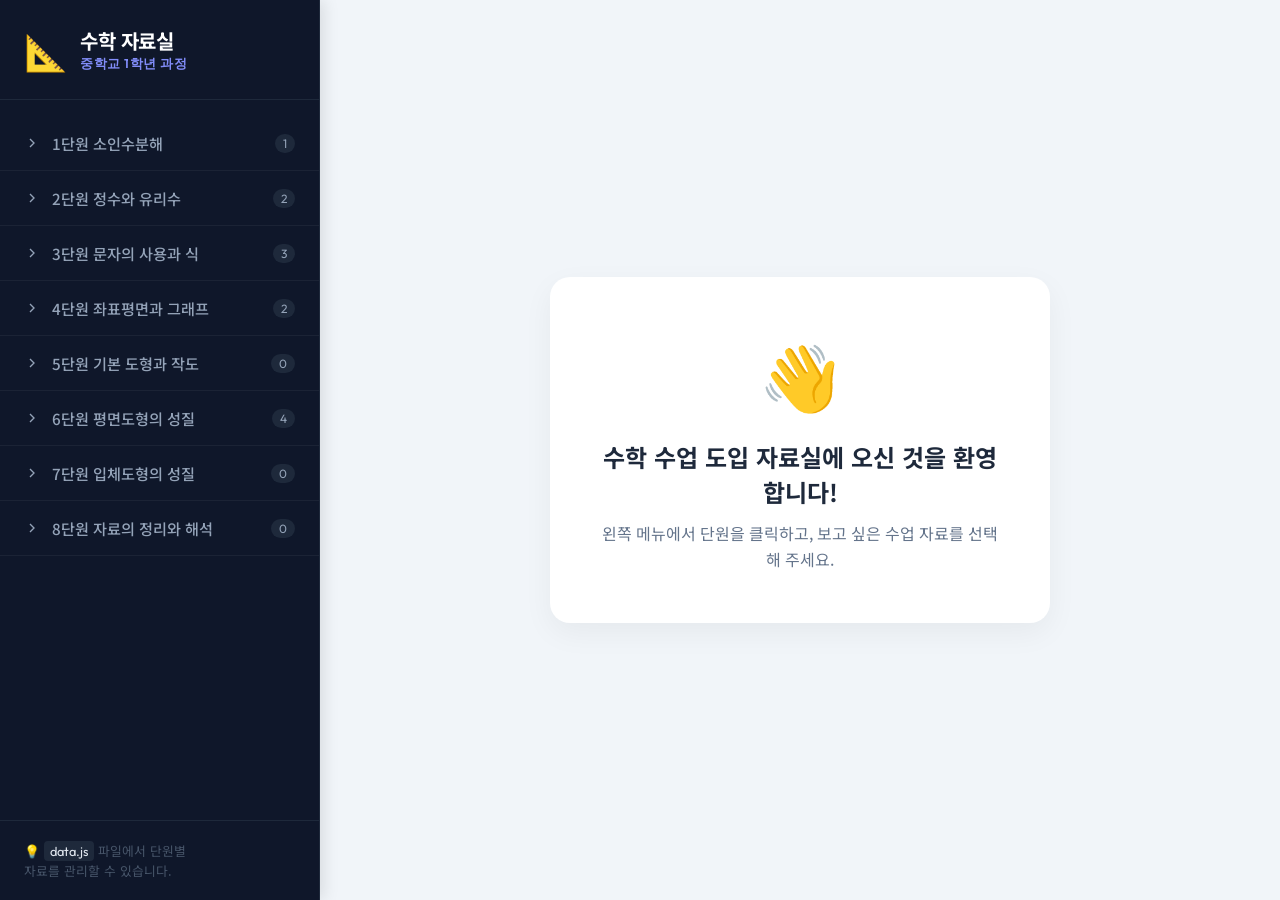
<file: index.html>
<!DOCTYPE html>
<html lang="ko">
<head>
  <meta charset="UTF-8">
  <meta name="viewport" content="width=device-width, initial-scale=1.0">
  <title>📐 중학교 1학년 수학 도입 자료실</title>
  <link rel="preconnect" href="https://fonts.googleapis.com">
  <link rel="preconnect" href="https://fonts.gstatic.com" crossorigin>
  <link href="https://fonts.googleapis.com/css2?family=Noto+Sans+KR:wght@300;400;500;700&family=Outfit:wght@400;600;700&display=swap" rel="stylesheet">
  <link rel="stylesheet" href="style.css">
</head>
<body>
  
  <!-- 좌측 사이드바 -->
  <aside class="sidebar">
    <div class="sidebar-header">
      <span class="logo-emoji">📐</span>
      <div>
        <h1 class="logo-title">수학 자료실</h1>
        <p class="logo-subtitle">중학교 1학년 과정</p>
      </div>
    </div>

    <!-- 단원 목록이 렌더링될 영역 -->
    <nav class="unit-menu" id="unit-menu">
      <!-- JS로 생성됨 -->
    </nav>
    
    <div class="sidebar-footer">
      <p>💡 <code>data.js</code> 파일에서 단원별<br>자료를 관리할 수 있습니다.</p>
    </div>
  </aside>

  <!-- 우측 메인 뷰어 -->
  <main class="main-content">
    
    <!-- 초기 환영 메시지 (자료를 선택하기 전에 보임) -->
    <div class="welcome-screen" id="welcome-screen">
      <div class="welcome-box">
        <span class="welcome-emoji">👋</span>
        <h2>수학 수업 도입 자료실에 오신 것을 환영합니다!</h2>
        <p>왼쪽 메뉴에서 단원을 클릭하고, 보고 싶은 수업 자료를 선택해 주세요.</p>
      </div>
    </div>

    <!-- 선택한 HTML 자료가 렌더링될 Iframe -->
    <iframe id="viewer" src="" frameborder="0" style="display: none;"></iframe>

  </main>

  <!-- 데이터 및 제어 스크립트 로드 -->
  <script src="data.js"></script>
  <script>
    document.addEventListener('DOMContentLoaded', () => {
      const menuContainer = document.getElementById('unit-menu');
      const viewer = document.getElementById('viewer');
      const welcomeScreen = document.getElementById('welcome-screen');

      // data.js에서 정의한 mathData 객체 불러오기
      const data = window.mathData || {};

      // 단원별 아코디언 메뉴 생성
      for (const [unitName, materials] of Object.entries(data)) {
        
        // 1. 단원 헤더 생성 (클릭 시 아코디언 열림/닫힘)
        const unitSection = document.createElement('div');
        unitSection.className = 'unit-section';

        const unitHeader = document.createElement('div');
        unitHeader.className = 'unit-header';
        
        // 화살표 아이콘과 단원명
        unitHeader.innerHTML = `
          <svg class="chevron" xmlns="http://www.w3.org/2000/svg" viewBox="0 0 24 24" fill="none" stroke="currentColor" stroke-width="2"><polyline points="9 18 15 12 9 6"></polyline></svg>
          <span class="unit-title">${unitName}</span>
          <span class="item-count">${materials.length}</span>
        `;

        // 2. 단원 내 자료 목록 리스트 생성
        const materialList = document.createElement('ul');
        materialList.className = 'material-list';
        
        // 자료가 없을 경우 빈 안내 문구 추가
        if (materials.length === 0) {
          materialList.innerHTML = `<li class="empty-item">추가된 자료가 없습니다.</li>`;
        } else {
          // 자료가 있을 경우 리스트 생성
          materials.forEach(item => {
            const listItem = document.createElement('li');
            listItem.className = 'material-item';
            listItem.innerHTML = `
              <svg class="file-icon" xmlns="http://www.w3.org/2000/svg" viewBox="0 0 24 24" fill="none" stroke="currentColor" stroke-width="2"><path d="M13 2H6a2 2 0 0 0-2 2v16a2 2 0 0 0 2 2h12a2 2 0 0 0 2-2V9z"></path><polyline points="13 2 13 9 20 9"></polyline></svg>
              <span>${item.title}</span>
            `;
            
            // 자료 항목 클릭 시 Iframe 뷰어 갱신
            listItem.addEventListener('click', (e) => {
              e.stopPropagation(); // 상위 이벤트 전파 차단
              
              // 모든 아이템 선택 해제 후 현재 아이템 활성화
              document.querySelectorAll('.material-item').forEach(el => el.classList.remove('active'));
              listItem.classList.add('active');

              // 환영 메시지 숨기고 Iframe 보이기
              welcomeScreen.style.display = 'none';
              viewer.style.display = 'block';
              
              // Iframe 경로 변경 (실행)
              viewer.src = item.file;
            });

            materialList.appendChild(listItem);
          });
        }

        // 아코디언 토글 로직
        unitHeader.addEventListener('click', () => {
          const isOpen = unitSection.classList.contains('open');
          
          // (선택 사항) 다른 아코디언을 모두 닫고 싶다면 아래 코드 활성화
          // document.querySelectorAll('.unit-section').forEach(el => el.classList.remove('open'));

          if (isOpen) {
            unitSection.classList.remove('open');
          } else {
            unitSection.classList.add('open');
          }
        });

        unitSection.appendChild(unitHeader);
        unitSection.appendChild(materialList);
        menuContainer.appendChild(unitSection);
      }
    });
  </script>
</body>
</html>
</file>
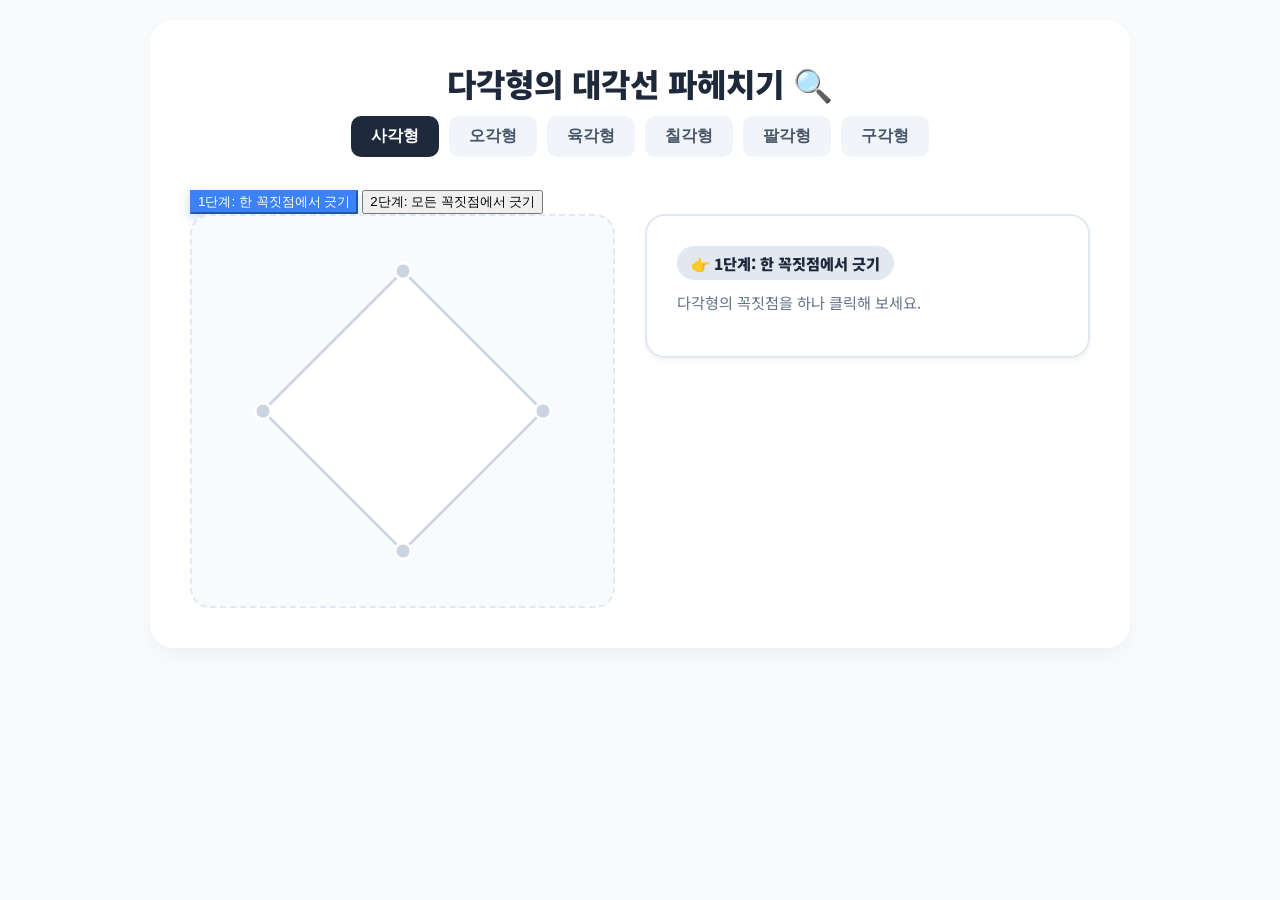
<file: 6.1대각선의개수.html>
<!DOCTYPE html>
<html lang="ko">
<head>
  <meta charset="UTF-8">
  <meta name="viewport" content="width=device-width, initial-scale=1.0">
  <title>다각형의 대각선의 개수</title>
  <link rel="preconnect" href="https://fonts.googleapis.com">
  <link rel="preconnect" href="https://fonts.gstatic.com" crossorigin>
  <link href="https://fonts.googleapis.com/css2?family=Noto+Sans+KR:wght@400;500;700;900&display=swap" rel="stylesheet">
  <style>
    body {
      font-family: 'Noto Sans KR', sans-serif;
      background-color: #f8fafc;
      margin: 0;
      padding: 20px;
      color: #334155;
      display: flex;
      justify-content: center;
    }
    .container {
      width: 100%;
      max-width: 900px;
      background: white;
      border-radius: 24px;
      box-shadow: 0 10px 25px -5px rgba(0, 0, 0, 0.05);
      padding: 40px;
    }
    h1 {
      text-align: center;
      color: #1e293b;
      margin-top: 0;
      margin-bottom: 10px;
      font-weight: 900;
      font-size: 2rem;
    }
    .subtitle {
      text-align: center;
      color: #64748b;
      margin-bottom: 30px;
      font-size: 1.1rem;
    }
    .step-btn.active {
      background: #3b82f6;
      border-color: #3b82f6;
      color: white;
      box-shadow: 0 4px 12px rgba(59, 130, 246, 0.3);
    }
    .step-btn:hover:not(.active) {
      background: #f1f5f9;
      border-color: #cbd5e1;
    }
    
    .polygon-selector {
      display: flex;
      justify-content: center;
      gap: 10px;
      margin-bottom: 30px;
      flex-wrap: wrap;
    }
    .poly-btn {
      padding: 10px 20px;
      border: none;
      border-radius: 10px;
      font-weight: 700;
      cursor: pointer;
      transition: all 0.2s;
      background: #f1f5f9;
      color: #475569;
      font-size: 1rem;
    }
    .poly-btn.active {
      background: #1e293b;
      color: white;
    }
    .poly-btn:hover:not(.active) {
      background: #e2e8f0;
    }

    .main-area {
      display: flex;
      flex-direction: column;
      align-items: center;
      gap: 30px;
    }

    @media (min-width: 768px) {
      .main-area {
        flex-direction: row;
        align-items: flex-start;
      }
    }

    .svg-wrapper {
      flex: 1;
      display: flex;
      justify-content: center;
      align-items: center;
      background: #f8fafc;
      border-radius: 20px;
      padding: 20px;
      border: 2px dashed #e2e8f0;
    }

    svg {
      width: 100%;
      max-width: 350px;
      height: 350px;
      overflow: visible;
    }
    .polygon-outline {
      fill: #ffffff;
      stroke: #cbd5e1;
      stroke-width: 3;
    }
    .vertex {
      fill: #cbd5e1;
      stroke: #fff;
      stroke-width: 3;
      cursor: pointer;
      transition: all 0.3s cubic-bezier(0.4, 0, 0.2, 1);
    }
    .vertex:hover {
      r: 12;
      fill: #3b82f6;
    }
    .vertex.clicked {
      fill: #3b82f6;
      r: 10;
    }
    
    .diagonal {
      stroke-linecap: round;
      transition: stroke 0.3s, stroke-width 0.3s;
    }
    .diagonal.first {
      stroke: #60a5fa;
      stroke-width: 3;
    }
    .diagonal.duplicate {
      stroke: #ef4444;
      stroke-width: 5;
    }

    .info-panel {
      flex: 1;
      width: 100%;
      background: #ffffff;
      border: 2px solid #e2e8f0;
      border-radius: 20px;
      padding: 30px;
      box-shadow: 0 4px 6px -1px rgba(0, 0, 0, 0.05);
    }
    .info-panel h3 {
      margin: 0 0 20px 0;
      color: #0f172a;
      font-size: 1.4rem;
      font-weight: 800;
      display: flex;
      align-items: center;
      gap: 10px;
      border-bottom: 2px solid #f1f5f9;
      padding-bottom: 15px;
    }
    .info-panel p {
      margin: 12px 0;
      font-size: 1.1rem;
      line-height: 1.6;
    }
    .highlight {
      font-weight: 900;
      color: #3b82f6;
      font-size: 1.2rem;
    }
    .highlight-red {
      font-weight: 900;
      color: #ef4444;
    }
    
    .final-box {
      background: #eff6ff;
      padding: 20px;
      border-radius: 12px;
      margin-top: 25px;
      border: 1px solid #bfdbfe;
      animation: fadeIn 0.5s ease;
    }
    
    .btn-reset {
      margin-top: 20px;
      padding: 10px 20px;
      background: #f1f5f9;
      color: #475569;
      border: none;
      border-radius: 8px;
      font-weight: bold;
      cursor: pointer;
      width: 100%;
      transition: background 0.2s;
    }
    .btn-reset:hover {
      background: #e2e8f0;
    }

    @keyframes fadeIn {
      from { opacity: 0; transform: translateY(10px); }
      to { opacity: 1; transform: translateY(0); }
    }
  </style>
</head>
<body>
  <div class="container">
    <h1>다각형의 대각선 파헤치기 🔍</h1>
    
    <div class="polygon-selector" id="polygon-selector">
      <button class="poly-btn active" data-n="4">사각형</button>
      <button class="poly-btn" data-n="5">오각형</button>
      <button class="poly-btn" data-n="6">육각형</button>
      <button class="poly-btn" data-n="7">칠각형</button>
      <button class="poly-btn" data-n="8">팔각형</button>
      <button class="poly-btn" data-n="9">구각형</button>
    </div>

    <div class="step-controls">
      <button class="step-btn active" id="step1-btn">1단계: 한 꼭짓점에서 긋기</button>
      <button class="step-btn" id="step2-btn">2단계: 모든 꼭짓점에서 긋기</button>
    </div>

    <div class="main-area">
      <div class="svg-wrapper">
        <svg id="canvas" viewBox="-200 -200 400 400">
          <polygon class="polygon-outline" id="outline"></polygon>
          <g id="diagonals-group"></g>
          <g id="vertices-group"></g>
        </svg>
      </div>

      <div class="info-panel" id="info-panel">
        <!-- JS injects content here -->
      </div>
    </div>
  </div>

  <script>
    const outline = document.getElementById('outline');
    const diagonalsGroup = document.getElementById('diagonals-group');
    const verticesGroup = document.getElementById('vertices-group');
    const infoPanel = document.getElementById('info-panel');
    const step1Btn = document.getElementById('step1-btn');
    const step2Btn = document.getElementById('step2-btn');
    const polygonSelector = document.getElementById('polygon-selector');

    let currentN = 4;
    let currentStep = 1; 
    let vertices = [];
    let drawnDiagonals = {}; 
    let clickedVertices = new Set(); 

    function init() {
      step1Btn.addEventListener('click', () => setStep(1));
      step2Btn.addEventListener('click', () => setStep(2));
      
      const nBtns = polygonSelector.querySelectorAll('.poly-btn');
      nBtns.forEach(btn => {
        btn.addEventListener('click', (e) => {
          nBtns.forEach(b => b.classList.remove('active'));
          e.target.classList.add('active');
          currentN = parseInt(e.target.dataset.n);
          drawPolygon();
        });
      });

      drawPolygon();
    }

    function setStep(step) {
      currentStep = step;
      step1Btn.classList.toggle('active', step === 1);
      step2Btn.classList.toggle('active', step === 2);
      drawPolygon();
    }

    function drawPolygon() {
      vertices = [];
      const radius = 160;
      for (let i = 0; i < currentN; i++) {
        const angle = -Math.PI / 2 + (i * 2 * Math.PI) / currentN;
        vertices.push({
          x: radius * Math.cos(angle),
          y: radius * Math.sin(angle),
          index: i
        });
      }

      const pointsStr = vertices.map(v => `${v.x},${v.y}`).join(' ');
      outline.setAttribute('points', pointsStr);

      diagonalsGroup.innerHTML = '';
      verticesGroup.innerHTML = '';
      drawnDiagonals = {};
      clickedVertices.clear();
      updateInfoPanel();

      vertices.forEach(v => {
        const circle = document.createElementNS("http://www.w3.org/2000/svg", "circle");
        circle.setAttribute('cx', v.x);
        circle.setAttribute('cy', v.y);
        circle.setAttribute('r', 9);
        circle.setAttribute('class', 'vertex');
        circle.dataset.index = v.index;
        
        circle.addEventListener('click', () => handleVertexClick(v.index, circle));
        verticesGroup.appendChild(circle);
      });
    }

    function handleVertexClick(index, circleElem) {
      if (currentStep === 1) {
        diagonalsGroup.innerHTML = '';
        document.querySelectorAll('.vertex').forEach(el => el.classList.remove('clicked'));
        circleElem.classList.add('clicked');

        let diagCount = 0;
        for (let i = 0; i < currentN; i++) {
          if (i !== index && i !== (index + 1) % currentN && i !== (index - 1 + currentN) % currentN) {
            drawLine(vertices[index], vertices[i], 'first');
            diagCount++;
          }
        }
        
          infoPanel.innerHTML = `
            <div style="background: #e2e8f0; color: #1e293b; padding: 6px 14px; border-radius: 20px; font-weight: 900; font-size: 0.95rem; display: inline-block; margin-bottom: 10px;">👉 1단계: 한 꼭짓점에서 긋기</div>
            <p style="font-size: 0.95rem; margin-bottom: 15px; margin-top: 0;">선택한 꼭짓점에서 그을 수 있는 대각선은 <span class="highlight">${diagCount}개</span> 입니다.</p>
            <div style="background: #f8fafc; padding: 12px; border-radius: 8px; font-size: 0.9rem; line-height: 1.4;">
              <p style="margin: 0 0 5px 0;"><strong>왜 그럴까요?</strong></p>
              <p style="margin: 0 0 8px 0;">전체 꼭짓점 ${currentN}개 중에서<br/>자기 자신(1개)과 양옆 이웃(2개)을 제외해야 하므로,</p>
              <div style="text-align: center; font-size: 1.05rem; background: white; padding: 6px; border-radius: 6px; border: 1px solid #e2e8f0; font-weight: bold;">
                ${currentN} - 3 = <span style="color:#3b82f6;">${currentN - 3}개</span>
              </div>
            </div>
          `;
        } else {
          if (clickedVertices.has(index)) return; 
          
          clickedVertices.add(index);
          circleElem.classList.add('clicked');
  
          for (let i = 0; i < currentN; i++) {
            if (i !== index && i !== (index + 1) % currentN && i !== (index - 1 + currentN) % currentN) {
              const minIdx = Math.min(index, i);
              const maxIdx = Math.max(index, i);
              const key = `${minIdx}-${maxIdx}`;
              
              if (drawnDiagonals[key]) {
                drawnDiagonals[key]++;
                drawLine(vertices[index], vertices[i], 'duplicate', key + '-dup');
              } else {
                drawnDiagonals[key] = 1;
                drawLine(vertices[index], vertices[i], 'first', key);
              }
            }
          }
          
          updateInfoPanel();
        }
      }
  
      function drawLine(v1, v2, className, id = '') {
        const line = document.createElementNS("http://www.w3.org/2000/svg", "line");
        line.setAttribute('x1', v1.x);
        line.setAttribute('y1', v1.y);
        line.setAttribute('x2', v2.x);
        line.setAttribute('y2', v2.y);
        line.setAttribute('class', `diagonal ${className}`);
        if (id) line.setAttribute('id', `line-${id}`);
        
        const length = Math.sqrt(Math.pow(v2.x - v1.x, 2) + Math.pow(v2.y - v1.y, 2));
        line.style.strokeDasharray = length;
        line.style.strokeDashoffset = length;
        
        diagonalsGroup.appendChild(line);
        
        setTimeout(() => {
          const duration = className === 'duplicate' ? '0.5s' : '0.4s';
          line.style.transition = `stroke-dashoffset ${duration} ease-out, stroke 0.3s`;
          line.style.strokeDashoffset = '0';
        }, 10);
      }
  
      function updateInfoPanel() {
        if (currentStep === 1) {
          infoPanel.innerHTML = `
            <div style="background: #e2e8f0; color: #1e293b; padding: 6px 14px; border-radius: 20px; font-weight: 900; font-size: 0.95rem; display: inline-block; margin-bottom: 10px;">👉 1단계: 한 꼭짓점에서 긋기</div>
            <p style="color: #64748b; font-size: 0.95rem; margin-top: 0;">다각형의 꼭짓점을 하나 클릭해 보세요.</p>
          `;
        } else {
          let duplicateCount = 0;
          for (const key in drawnDiagonals) {
            if (drawnDiagonals[key] > 1) duplicateCount++;
          }
          // 그냥 누른 꼭짓점 수 * 그 꼭짓점에서 그은 대각선 수
          const totalDrawnDiagonals = clickedVertices.size * (currentN - 3);
          
          let message = `
            <div style="display: flex; justify-content: space-between; align-items: center; margin-bottom: 10px;">
              <div style="background: #e2e8f0; color: #1e293b; padding: 6px 14px; border-radius: 20px; font-weight: 900; font-size: 0.95rem;">👉 2단계: 중복 찾기</div>
              <div style="font-size: 0.9rem; color: #64748b; font-weight: bold;">누른 꼭짓점 <span style="font-size: 1.1rem; font-weight: 900; color: #1e293b; margin-left: 5px;">${clickedVertices.size} <span style="font-size:0.9rem; color:#94a3b8;">/ ${currentN}</span></span></div>
            </div>
            
            <p style="font-size: 0.9rem; color: #64748b; margin: 0 0 10px 0; padding-bottom: 10px; border-bottom: 2px solid #e2e8f0;">모든 꼭짓점을 하나씩 눌러보세요. (중복된 선은 <span style="color:#ef4444; font-weight:bold;">빨간색</span>)</p>
            
            <div style="display: flex; gap: 10px; margin-bottom: 10px;">
              <div style="flex: 1; background: #eff6ff; padding: 12px; border-radius: 8px; text-align: center; display: flex; flex-direction: column; justify-content: center;">
                <span style="font-size: 0.75rem; letter-spacing: -0.5px; color: #3b82f6; display: block; margin-bottom: 4px; font-weight:bold;">모든 꼭짓점에서 그은 대각선 수</span>
                <span style="font-size: 1.4rem; font-weight: 900; color: #2563eb;">${totalDrawnDiagonals}</span>
              </div>
              <div style="flex: 1; background: #fef2f2; padding: 12px; border-radius: 8px; text-align: center; display: flex; flex-direction: column; justify-content: center;">
                <span style="font-size: 0.85rem; color: #ef4444; display: block; margin-bottom: 4px; font-weight:bold;">겹친 횟수</span>
                <span style="font-size: 1.4rem; font-weight: 900; color: #dc2626;">${duplicateCount}</span>
              </div>
            </div>
          `;
          
          if (clickedVertices.size === currentN) {
            message += `
              <div style="background: #f1f5f9; padding: 12px; border-radius: 8px; font-size: 0.85rem; color: #334155; line-height: 1.4;">
                <p style="margin: 0 0 5px 0;">모든 꼭짓점(${currentN}개)에서 각각 ${currentN-3}개씩 총 <strong>${currentN * (currentN-3)}개</strong>를 그었지만, 모두 <span style="color:#ef4444; font-weight:bold;">2번씩 중복</span>됩니다.</p>
                <div style="margin-top: 6px; border-top: 1px dashed #cbd5e1; padding-top: 6px; text-align: center; font-size: 1.05rem; font-weight: 900;">
                  ${currentN} × ${currentN - 3} <span style="color: #ef4444;">÷ 2</span> = <span style="color: #2563eb;">${(currentN * (currentN - 3))/2}개</span>
                </div>
              </div>
              <button class="btn-reset" onclick="drawPolygon()" style="margin-top: 10px; width: 100%; padding: 8px; background: #e2e8f0; border: none; border-radius: 8px; font-weight: bold; cursor: pointer; color: #475569; transition: background 0.2s;">다시 해보기 🔄</button>
            `;
          }
          
          infoPanel.innerHTML = message;
        }
      }
  
      init();
  </script>
</body>
</html>
</file>
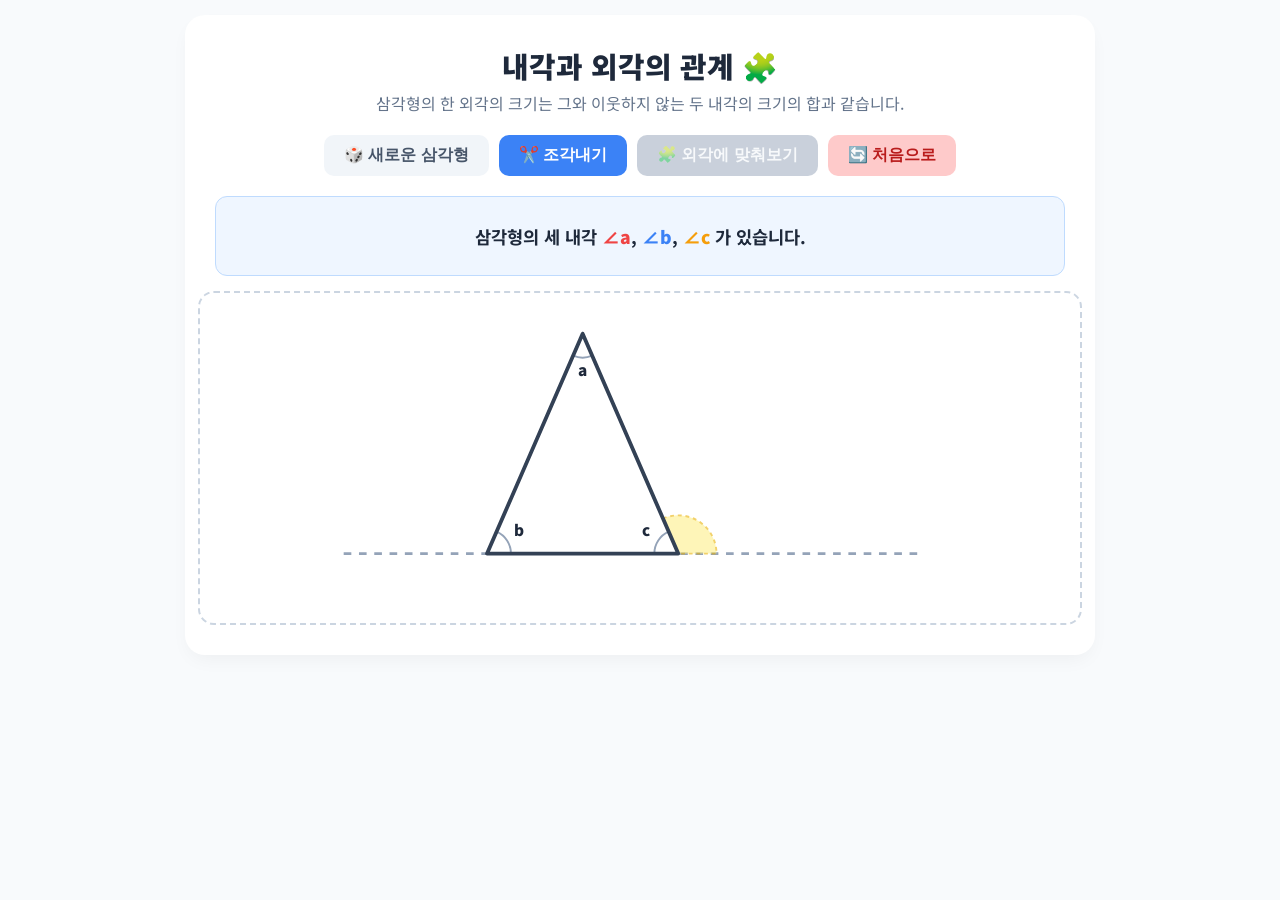
<file: 6.2내각과외각의관계.html>
<!DOCTYPE html>
<html lang="ko">
<head>
  <meta charset="UTF-8">
  <meta name="viewport" content="width=device-width, initial-scale=1.0">
  <title>삼각형의 내각과 외각의 관계</title>
  <link rel="preconnect" href="https://fonts.googleapis.com">
  <link rel="preconnect" href="https://fonts.gstatic.com" crossorigin>
  <link href="https://fonts.googleapis.com/css2?family=Noto+Sans+KR:wght@400;700;900&display=swap" rel="stylesheet">
  <style>
    body {
      font-family: 'Noto Sans KR', sans-serif;
      background-color: #f8fafc;
      margin: 0;
      padding: 15px;
      color: #334155;
      display: flex;
      justify-content: center;
    }
    .container {
      width: 100%;
      max-width: 850px;
      background: white;
      border-radius: 20px;
      box-shadow: 0 8px 20px -5px rgba(0, 0, 0, 0.05);
      padding: 30px;
    }
    h1 {
      text-align: center;
      color: #1e293b;
      margin-top: 0;
      margin-bottom: 5px;
      font-weight: 900;
      font-size: 1.8rem;
    }
    .subtitle {
      text-align: center;
      color: #64748b;
      margin-bottom: 20px;
      font-size: 1rem;
    }
    .controls {
      display: flex;
      justify-content: center;
      gap: 10px;
      margin-bottom: 20px;
      flex-wrap: wrap;
    }
    .btn {
      padding: 10px 20px;
      border: none;
      border-radius: 10px;
      font-size: 1rem;
      font-weight: 700;
      cursor: pointer;
      transition: all 0.2s ease;
      background: #f1f5f9;
      color: #475569;
    }
    .btn:hover:not(:disabled) { background: #e2e8f0; }
    .btn:disabled { cursor: not-allowed; opacity: 0.5; }
    
    .btn.action-btn { background: #3b82f6; color: white; }
    .btn.action-btn:hover:not(:disabled) { background: #2563eb; }
    .btn.action-btn:disabled { background: #94a3b8; color: #f1f5f9; }
    
    .btn.reset-btn { background: #fecaca; color: #b91c1c; }
    .btn.reset-btn:hover { background: #fca5a5; }

    .main-area {
      display: flex;
      flex-direction: column;
      align-items: center;
      gap: 15px;
    }

    /* 위로 뜬 콤팩트한 정보 패널 (고정 높이) */
    .info-panel {
      width: 100%;
      background: #eff6ff;
      border: 1px solid #bfdbfe;
      border-radius: 12px;
      padding: 15px 20px;
      text-align: center;
      box-sizing: border-box;
      height: 80px;
      display: flex;
      flex-direction: column;
      justify-content: center;
      align-items: center;
    }
    .info-panel p {
      margin: 5px 0;
      font-size: 1.1rem;
      font-weight: 700;
      color: #1e293b;
    }
    
    .formula {
      font-size: 1.5rem;
      font-weight: 900;
      color: #1e293b;
      margin: 0;
      animation: fadeIn 0.4s ease;
    }
    .t-a { color: #ef4444; font-weight: 900; }
    .t-b { color: #3b82f6; font-weight: 900; }
    .t-c { color: #f59e0b; font-weight: 900; }
    
    .svg-wrapper {
      width: 100%;
      background: #ffffff;
      border-radius: 16px;
      padding: 15px;
      border: 2px dashed #cbd5e1;
      display: flex;
      justify-content: center;
      overflow: hidden;
    }

    svg {
      width: 100%;
      max-width: 650px;
      height: 300px;
      overflow: visible;
    }
    
    .piece { transition: transform 0.8s cubic-bezier(0.34, 1.56, 0.64, 1); }
    .shape-fill { transition: fill 0.6s ease; }
    .shape-stroke { transition: stroke 0.6s ease; }
    .piece text { transition: transform 0.8s cubic-bezier(0.34, 1.56, 0.64, 1); }
    
    #original-outline, #solid-outline { transition: opacity 0.4s ease; }
    
    @keyframes fadeIn {
      from { opacity: 0; transform: translateY(5px); }
      to { opacity: 1; transform: translateY(0); }
    }
  </style>
</head>
<body>
  <div class="container">
    <h1>내각과 외각의 관계 🧩</h1>
    <div class="subtitle">삼각형의 한 외각의 크기는 그와 이웃하지 않는 두 내각의 크기의 합과 같습니다.</div>
    
    <div class="controls">
      <button class="btn" onclick="randomTriangle()">🎲 새로운 삼각형</button>
      <button class="btn action-btn" id="btn-cut" onclick="setState(1)">✂️ 조각내기</button>
      <button class="btn action-btn" id="btn-move" onclick="setState(2)">🧩 외각에 맞춰보기</button>
      <button class="btn reset-btn" onclick="setState(0)">🔄 처음으로</button>
    </div>

    <div class="main-area">
      <!-- 컴팩트한 상단 정보 패널 (고정 높이) -->
      <div class="info-panel" id="info-panel">
        <!-- JS가 내용을 채웁니다 -->
      </div>

      <div class="svg-wrapper">
        <svg viewBox="-380 -100 680 300" id="canvas">
          <line id="base-line" x1="-350" y1="150" x2="250" y2="150" stroke="#94a3b8" stroke-width="3" stroke-dasharray="8 8" />
          <polygon id="original-outline" points="" fill="transparent" stroke="#94a3b8" stroke-width="3" stroke-dasharray="8 8" opacity="0" stroke-linejoin="round" />
          <g id="ext-arc-group"></g>

          <g id="piece-A" class="piece">
            <path id="path-A-fill" class="shape-fill" fill="transparent" stroke="none" />
            <g id="arc-A"></g>
            <g id="label-A"></g>
            <path id="path-A-stroke" class="shape-stroke" fill="none" stroke="transparent" stroke-width="3" stroke-linejoin="round" />
          </g>
          <g id="piece-B" class="piece">
            <path id="path-B-fill" class="shape-fill" fill="transparent" stroke="none" />
            <g id="arc-B"></g>
            <g id="label-B"></g>
            <path id="path-B-stroke" class="shape-stroke" fill="none" stroke="transparent" stroke-width="3" stroke-linejoin="round" />
          </g>
          <g id="piece-C" class="piece">
            <path id="path-C-fill" class="shape-fill" fill="transparent" stroke="none" />
            <g id="arc-C"></g>
            <g id="label-C"></g>
            <path id="path-C-stroke" class="shape-stroke" fill="none" stroke="transparent" stroke-width="3" stroke-linejoin="round" />
          </g>
          
          <polygon id="solid-outline" points="" fill="transparent" stroke="#334155" stroke-width="4" stroke-linejoin="round" />
        </svg>
      </div>
    </div>
  </div>

  <script>
    let A, B, C;
    let currentState = 0; 
    let centroidA, centroidB, centroidC, M;

    // 약간 키를 높여 정상적인 비율로 조정한 삼각형들
    const triangles = [
      { x: -60, y: -50 },    // 예각 1
      { x: 20, y: -80 },     // 예각 2
      { x: -200, y: -50 },   // 직각 (B에서)
      { x: -100, y: -50 },   // 직각 (A에서)
      { x: -100, y: 50 },    // 둔각 (A에서)
      { x: -300, y: 50 },    // 둔각 (B에서)
      { x: -100, y: -80 }    // 이등변
    ];

    function randomTriangle() {
      const type = Math.floor(Math.random() * triangles.length);
      A = triangles[type];
      B = { x: -200, y: 150 };
      C = { x: 0, y: 150 };
      
      generatePuzzle();
      setState(0);
    }

    function makeJaggedPath(p1, p2, segments = 5, jitter = 12) {
      const pts = [p1];
      const dx = p2.x - p1.x;
      const dy = p2.y - p1.y;
      const len = Math.hypot(dx, dy);
      const nx = -dy / len;
      const ny = dx / len;
      
      for (let i = 1; i < segments; i++) {
        const t = i / segments;
        const base = { x: p1.x + dx * t, y: p1.y + dy * t };
        const offset = (Math.random() - 0.5) * jitter * 2;
        pts.push({ x: base.x + nx * offset, y: base.y + ny * offset });
      }
      pts.push(p2);
      return pts;
    }

    function getInteriorArc(v, p1, p2, radius) {
      let a1 = Math.atan2(p1.y - v.y, p1.x - v.x);
      let a2 = Math.atan2(p2.y - v.y, p2.x - v.x);
      let diff = a2 - a1;
      while (diff <= -Math.PI) diff += 2 * Math.PI;
      while (diff > Math.PI) diff -= 2 * Math.PI;
      if (diff < 0) {
        let temp = a1; a1 = a2; a2 = temp;
        diff = -diff;
      }
      const startX = v.x + radius * Math.cos(a1);
      const startY = v.y + radius * Math.sin(a1);
      const endX = v.x + radius * Math.cos(a2);
      const endY = v.y + radius * Math.sin(a2);
      // 추가: stroke-width 지정
      return `<path d="M ${v.x} ${v.y} L ${startX} ${startY} A ${radius} ${radius} 0 0 1 ${endX} ${endY} Z" class="arc-path" fill="transparent" stroke="none" stroke-width="2" />`;
    }
    
    function getAngleLabel(v, p1, p2, radius, label) {
      let a1 = Math.atan2(p1.y - v.y, p1.x - v.x);
      let a2 = Math.atan2(p2.y - v.y, p2.x - v.x);
      let diff = a2 - a1;
      while (diff <= -Math.PI) diff += 2 * Math.PI;
      while (diff > Math.PI) diff -= 2 * Math.PI;
      if (diff < 0) { diff = -diff; a1 = a2; }
      
      let midAngle = a1 + diff / 2;
      let pushDist = radius + 15;
      if (diff < Math.PI / 4) pushDist += 10;
      
      const tx = v.x + pushDist * Math.cos(midAngle);
      const ty = v.y + pushDist * Math.sin(midAngle);
      
      // ∠ 표시 제거, 소문자 알파벳만
      return `<text id="label-${label}" x="${tx}" y="${ty + 4}" font-size="16" font-weight="900" fill="#1e293b" text-anchor="middle" transform-origin="${tx}px ${ty + 4}px">${label}</text>`;
    }
    
    function getExteriorArc(v, p1, p2, radius) {
      let a1 = Math.atan2(p1.y - v.y, p1.x - v.x);
      let a2 = Math.atan2(p2.y - v.y, p2.x - v.x);
      let diff = a2 - a1;
      while (diff <= -Math.PI) diff += 2 * Math.PI;
      while (diff > Math.PI) diff -= 2 * Math.PI;
      if (diff < 0) {
        let temp = a1; a1 = a2; a2 = temp;
        diff = -diff;
      }
      const startX = v.x + radius * Math.cos(a1);
      const startY = v.y + radius * Math.sin(a1);
      const endX = v.x + radius * Math.cos(a2);
      const endY = v.y + radius * Math.sin(a2);
      return `<path d="M ${v.x} ${v.y} L ${startX} ${startY} A ${radius} ${radius} 0 0 1 ${endX} ${endY} Z" fill="#fef08a" opacity="0.6" stroke="#eab308" stroke-width="2" stroke-dasharray="4 4" />`;
    }

    function getCentroid(pts) {
      let sumX = 0, sumY = 0;
      pts.forEach(p => { sumX += p.x; sumY += p.y; });
      return { x: sumX / pts.length, y: sumY / pts.length };
    }

    function ptsToPath(pts) {
      return "M " + pts[0].x + " " + pts[0].y + " " + pts.slice(1).map(p => "L " + p.x + " " + p.y).join(" ") + " Z";
    }

    function generatePuzzle() {
      const a = Math.hypot(B.x - C.x, B.y - C.y);
      const b = Math.hypot(A.x - C.x, A.y - C.y);
      const c = Math.hypot(A.x - B.x, A.y - B.y);
      const P = a + b + c;
      M = {
        x: (a * A.x + b * B.x + c * C.x) / P,
        y: (a * A.y + b * B.y + c * C.y) / P
      };

      const D = { x: (A.x + B.x)/2, y: (A.y + B.y)/2 };
      const E = { x: (B.x + C.x)/2, y: (B.y + C.y)/2 };
      const F = { x: (C.x + A.x)/2, y: (C.y + A.y)/2 };

      const ptsAB = makeJaggedPath(D, M);
      const ptsBC = makeJaggedPath(E, M);
      const ptsCA = makeJaggedPath(F, M);

      const pieceA_pts = [A, ...ptsAB, ...ptsCA.slice().reverse().slice(1)];
      const pieceB_pts = [B, ...ptsBC, ...ptsAB.slice().reverse().slice(1)];
      const pieceC_pts = [C, ...ptsCA, ...ptsBC.slice().reverse().slice(1)];

      centroidA = getCentroid(pieceA_pts);
      centroidB = getCentroid(pieceB_pts);
      centroidC = getCentroid(pieceC_pts);

      document.getElementById('solid-outline').setAttribute('points', `${A.x},${A.y} ${B.x},${B.y} ${C.x},${C.y}`);
      document.getElementById('original-outline').setAttribute('points', `${A.x},${A.y} ${B.x},${B.y} ${C.x},${C.y}`);

      document.getElementById('path-A-fill').setAttribute('d', ptsToPath(pieceA_pts));
      document.getElementById('path-A-stroke').setAttribute('d', ptsToPath(pieceA_pts));
      document.getElementById('path-B-fill').setAttribute('d', ptsToPath(pieceB_pts));
      document.getElementById('path-B-stroke').setAttribute('d', ptsToPath(pieceB_pts));
      document.getElementById('path-C-fill').setAttribute('d', ptsToPath(pieceC_pts));
      document.getElementById('path-C-stroke').setAttribute('d', ptsToPath(pieceC_pts));

      document.getElementById('arc-A').innerHTML = getInteriorArc(A, B, C, 25);
      document.getElementById('label-A').innerHTML = getAngleLabel(A, B, C, 25, "a");
      
      document.getElementById('arc-B').innerHTML = getInteriorArc(B, C, A, 25);
      document.getElementById('label-B').innerHTML = getAngleLabel(B, C, A, 25, "b");
      
      document.getElementById('arc-C').innerHTML = getInteriorArc(C, A, B, 25);
      document.getElementById('label-C').innerHTML = getAngleLabel(C, A, B, 25, "c");
      
      document.getElementById('ext-arc-group').innerHTML = getExteriorArc(C, A, {x: 250, y: C.y}, 40);

      document.getElementById('piece-A').style.transformOrigin = `${A.x}px ${A.y}px`;
      document.getElementById('piece-B').style.transformOrigin = `${B.x}px ${B.y}px`;
      document.getElementById('piece-C').style.transformOrigin = `${C.x}px ${C.y}px`;
    }
    
    function setPieceColors(id, fill, stroke, arcFill, arcStroke) {
      document.getElementById(`path-${id}-fill`).setAttribute('fill', fill);
      document.getElementById(`path-${id}-stroke`).setAttribute('stroke', stroke);
      const arcPath = document.querySelector(`#arc-${id} .arc-path`);
      if (arcPath) {
        arcPath.setAttribute('fill', arcFill);
        arcPath.setAttribute('stroke', arcStroke);
      }
    }

    function setState(state) {
      currentState = state;
      const pieceA = document.getElementById('piece-A');
      const pieceB = document.getElementById('piece-B');
      const pieceC = document.getElementById('piece-C');
      const labelA = document.getElementById('label-a');
      
      const btnCut = document.getElementById('btn-cut');
      const btnMove = document.getElementById('btn-move');

      if (state === 0) {
        btnCut.disabled = false;
        btnMove.disabled = true;

        document.getElementById('solid-outline').style.opacity = 1;
        document.getElementById('original-outline').style.opacity = 0;
        
        // 투명 상태일 때 부채꼴의 선(회색)만 보이도록 설정
        setPieceColors('A', 'transparent', 'transparent', 'transparent', '#94a3b8');
        setPieceColors('B', 'transparent', 'transparent', 'transparent', '#94a3b8');
        setPieceColors('C', 'transparent', 'transparent', 'transparent', '#94a3b8');

        pieceA.style.transform = `translate(0px, 0px) rotate(0deg)`;
        pieceB.style.transform = `translate(0px, 0px) rotate(0deg)`;
        pieceC.style.transform = `translate(0px, 0px) rotate(0deg)`;
        if(labelA) labelA.style.transform = `rotate(0deg)`;
        
        document.getElementById('info-panel').innerHTML = `
          <p>삼각형의 세 내각 <span class="t-a">∠a</span>, <span class="t-b">∠b</span>, <span class="t-c">∠c</span> 가 있습니다.</p>
        `;
      } else if (state === 1) {
        btnCut.disabled = true;
        btnMove.disabled = false;

        document.getElementById('solid-outline').style.opacity = 0;
        document.getElementById('original-outline').style.opacity = 0;
        
        // 조각낼 때 색을 채우고 테두리 선은 투명하게 설정
        setPieceColors('A', '#fecaca', '#ef4444', '#f87171', 'transparent');
        setPieceColors('B', '#bfdbfe', '#3b82f6', '#60a5fa', 'transparent');
        setPieceColors('C', '#bbf7d0', '#22c55e', '#4ade80', 'transparent');

        const exA = (centroidA.x - M.x) * 0.12;
        const eyA = (centroidA.y - M.y) * 0.12;
        const exB = (centroidB.x - M.x) * 0.12;
        const eyB = (centroidB.y - M.y) * 0.12;
        const exC = (centroidC.x - M.x) * 0.12;
        const eyC = (centroidC.y - M.y) * 0.12;
        
        pieceA.style.transform = `translate(${exA}px, ${eyA}px) rotate(0deg)`;
        pieceB.style.transform = `translate(${exB}px, ${eyB}px) rotate(0deg)`;
        pieceC.style.transform = `translate(${exC}px, ${eyC}px) rotate(0deg)`;
        if(labelA) labelA.style.transform = `rotate(0deg)`;
        
        document.getElementById('info-panel').innerHTML = `
          <p>조각이 예쁘게 분리되었습니다! 이제 외각 자리로 옮겨볼까요?</p>
        `;
      } else if (state === 2) {
        btnCut.disabled = true;
        btnMove.disabled = true;

        document.getElementById('solid-outline').style.opacity = 0;
        document.getElementById('original-outline').style.opacity = 1; 
        
        pieceA.style.transform = `translate(${C.x - A.x}px, ${C.y - A.y}px) rotate(180deg)`;
        pieceB.style.transform = `translate(${C.x - B.x}px, ${C.y - B.y}px) rotate(0deg)`;
        pieceC.style.transform = `translate(0px, 0px) rotate(0deg)`;
        
        if(labelA) labelA.style.transform = `rotate(-180deg)`;
        
        document.getElementById('info-panel').innerHTML = `
          <div class="formula">
            (<span class="t-c">∠c</span>의 외각의 크기) = <span class="t-a">∠a</span> + <span class="t-b">∠b</span>
          </div>
        `;
      }
    }

    randomTriangle();
  </script>
</body>
</html>
</file>
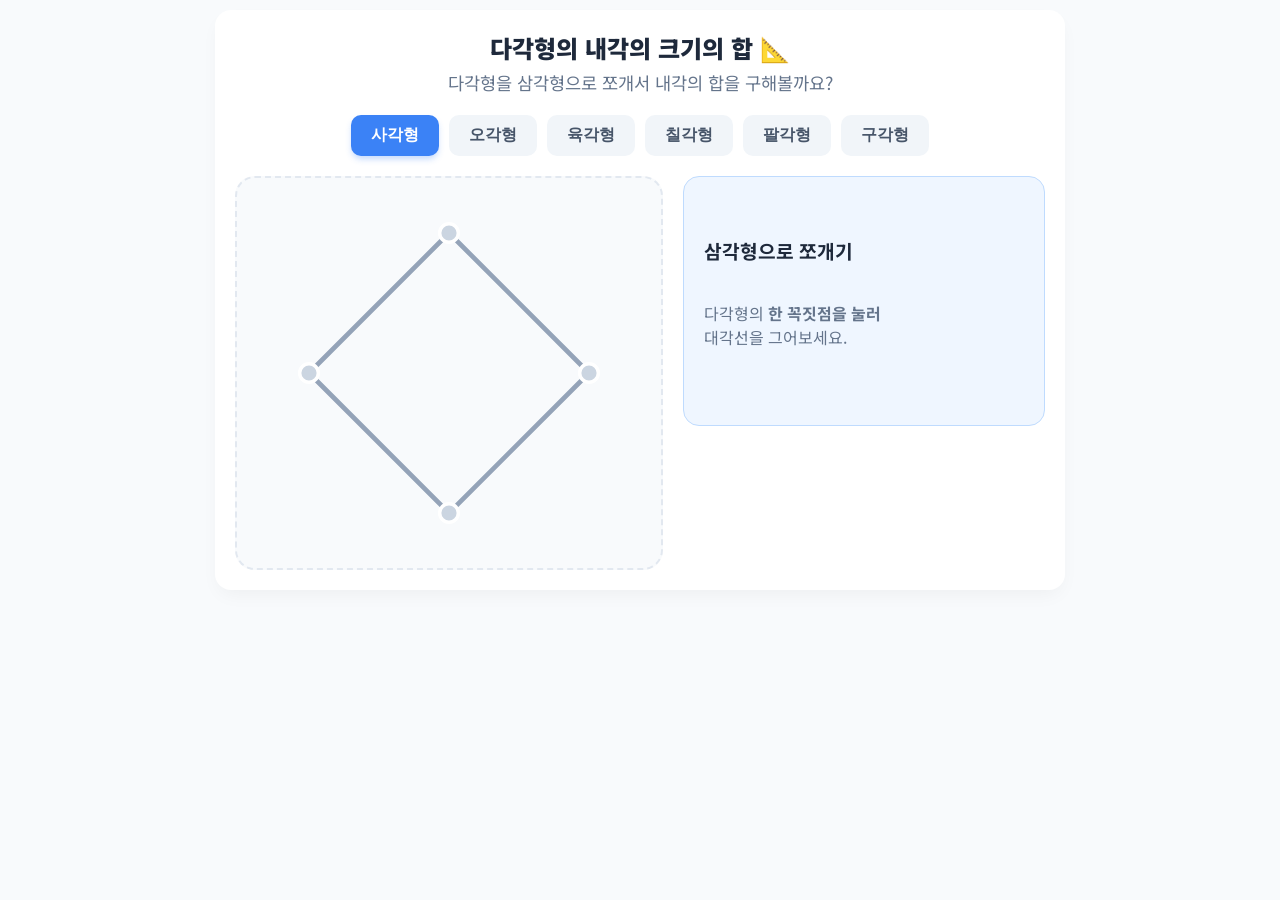
<file: 6.3내각의합.html>
<!DOCTYPE html>
<html lang="ko">
<head>
  <meta charset="UTF-8">
  <meta name="viewport" content="width=device-width, initial-scale=1.0">
  <title>다각형의 내각의 크기의 합</title>
  <link rel="preconnect" href="https://fonts.googleapis.com">
  <link rel="preconnect" href="https://fonts.gstatic.com" crossorigin>
  <link href="https://fonts.googleapis.com/css2?family=Noto+Sans+KR:wght@400;500;700;900&display=swap" rel="stylesheet">
  <style>
    body {
      font-family: 'Noto Sans KR', sans-serif;
      background-color: #f8fafc;
      margin: 0;
      padding: 10px;
      color: #334155;
      display: flex;
      justify-content: center;
    }
    .container {
      width: 100%;
      max-width: 850px;
      background: white;
      border-radius: 16px;
      box-shadow: 0 8px 20px -5px rgba(0, 0, 0, 0.05);
      padding: 20px;
      box-sizing: border-box;
    }
    h1 {
      text-align: center;
      color: #1e293b;
      margin-top: 0;
      margin-bottom: 5px;
      font-weight: 900;
      font-size: 1.5rem;
    }
    .subtitle {
      text-align: center;
      color: #64748b;
      margin-bottom: 20px;
      font-size: 1.1rem;
    }
    .polygon-selector {
      display: flex;
      justify-content: center;
      gap: 10px;
      margin-bottom: 20px;
      flex-wrap: wrap;
    }
    .poly-btn {
      padding: 10px 20px;
      border: none;
      border-radius: 10px;
      font-weight: 700;
      cursor: pointer;
      transition: all 0.2s;
      background: #f1f5f9;
      color: #475569;
      font-size: 1rem;
    }
    .poly-btn.active {
      background: #3b82f6;
      color: white;
      box-shadow: 0 4px 6px -1px rgba(59, 130, 246, 0.3);
    }
    .poly-btn:hover:not(.active) {
      background: #e2e8f0;
    }

    .main-area {
      display: flex;
      flex-direction: column;
      align-items: center;
      gap: 20px;
    }

    @media (min-width: 768px) {
      .main-area {
        flex-direction: row;
        align-items: flex-start;
      }
    }

    .svg-wrapper {
      flex: 1.2;
      width: 100%;
      display: flex;
      justify-content: center;
      align-items: center;
      background: #f8fafc;
      border-radius: 20px;
      padding: 20px;
      border: 2px dashed #e2e8f0;
      box-sizing: border-box;
    }

    svg {
      width: 100%;
      max-width: 400px;
      height: 350px;
      overflow: visible;
    }

    .vertex {
      fill: #cbd5e1;
      stroke: #fff;
      stroke-width: 3;
      cursor: pointer;
      transition: all 0.2s cubic-bezier(0.4, 0, 0.2, 1);
    }
    .vertex:hover {
      r: 10;
      fill: #94a3b8;
    }
    .vertex.active {
      fill: #ef4444;
      stroke: #fecaca;
      stroke-width: 4;
      r: 10;
    }

    .info-panel {
      flex: 1;
      width: 100%;
      background: #eff6ff;
      border: 1px solid #bfdbfe;
      border-radius: 16px;
      padding: 20px;
      box-sizing: border-box;
      display: flex;
      flex-direction: column;
      justify-content: center;
      min-height: 250px;
    }
    
    .formula-box {
      background: white;
      padding: 15px;
      border-radius: 12px;
      box-shadow: 0 4px 6px -1px rgba(0,0,0,0.05);
      margin-top: 15px;
      text-align: center;
    }
  </style>
</head>
<body>
  <div class="container">
    <h1>다각형의 내각의 크기의 합 📐</h1>
    <div class="subtitle">다각형을 삼각형으로 쪼개서 내각의 합을 구해볼까요?</div>
    
    <div class="polygon-selector" id="polygon-selector">
      <button class="poly-btn active" data-n="4">사각형</button>
      <button class="poly-btn" data-n="5">오각형</button>
      <button class="poly-btn" data-n="6">육각형</button>
      <button class="poly-btn" data-n="7">칠각형</button>
      <button class="poly-btn" data-n="8">팔각형</button>
      <button class="poly-btn" data-n="9">구각형</button>
    </div>

    <div class="main-area">
      <div class="svg-wrapper">
        <svg viewBox="-150 -150 300 300" id="poly-canvas">
          <polygon id="polygon-outline" points="" fill="transparent" stroke="#94a3b8" stroke-width="4" stroke-linejoin="round"></polygon>
          <g id="diagonals-group"></g>
          <g id="polygon-fill-group"></g>
          <g id="polygon-arc-group"></g>
          <g id="vertices-group"></g>
        </svg>
      </div>
      
      <div class="info-panel" id="info-panel">
        <!-- JS가 내용을 채웁니다 -->
      </div>
    </div>
  </div>

  <script>
    
    const pastelBg = ['#fee2e2', '#dbeafe', '#dcfce7', '#fef9c3', '#f3e8ff', '#ffedd5', '#fce7f3', '#ccfbf1'];
    const pastelStroke = ['#f87171', '#60a5fa', '#4ade80', '#facc15', '#c084fc', '#fb923c', '#f472b6', '#2dd4bf'];
    let currentN = 4;
    let vertices = [];
    let selectedVertexIndex = -1;

    const canvas = document.getElementById('poly-canvas');
    const outline = document.getElementById('polygon-outline');
    const verticesGroup = document.getElementById('vertices-group');
    const diagonalsGroup = document.getElementById('diagonals-group');
    const fillGroup = document.getElementById('polygon-fill-group');
    const arcGroup = document.getElementById('polygon-arc-group');
    const infoPanel = document.getElementById('info-panel');

    document.querySelectorAll('.poly-btn').forEach(btn => {
      btn.addEventListener('click', (e) => {
        document.querySelectorAll('.poly-btn').forEach(b => b.classList.remove('active'));
        e.target.classList.add('active');
        currentN = parseInt(e.target.dataset.n);
        drawPolygon();
      });
    });

    function getInteriorArc(v, p1, p2, radius, colorStroke) {
      let a1 = Math.atan2(p1.y - v.y, p1.x - v.x);
      let a2 = Math.atan2(p2.y - v.y, p2.x - v.x);
      let diff = a2 - a1;
      
      while (diff <= -Math.PI) diff += 2 * Math.PI;
      while (diff > Math.PI) diff -= 2 * Math.PI;
      
      if (diff < 0) {
        let temp = a1; a1 = a2; a2 = temp;
        diff = -diff;
      }
      
      const startX = v.x + radius * Math.cos(a1);
      const startY = v.y + radius * Math.sin(a1);
      const endX = v.x + radius * Math.cos(a2);
      const endY = v.y + radius * Math.sin(a2);
      
      return `<path d="M ${v.x} ${v.y} L ${startX} ${startY} A ${radius} ${radius} 0 0 1 ${endX} ${endY} Z" fill="${colorStroke}" fill-opacity="0.25" stroke="${colorStroke}" stroke-width="1.5" class="interior-arc" style="opacity: 0; transition: opacity 0.5s ease-out;" />`;
    }

    function drawPolygon() {
      vertices = [];
      verticesGroup.innerHTML = '';
      diagonalsGroup.innerHTML = '';
      fillGroup.innerHTML = '';
      arcGroup.innerHTML = '';
      selectedVertexIndex = -1;

      const radius = 120;
      const offset = -Math.PI / 2; 

      for (let i = 0; i < currentN; i++) {
        const angle = offset + (i * 2 * Math.PI) / currentN;
        const x = radius * Math.cos(angle);
        const y = radius * Math.sin(angle);
        vertices.push({ x, y, index: i });
      }

      const points = vertices.map(v => `${v.x},${v.y}`).join(' ');
      outline.setAttribute('points', points);

      vertices.forEach(v => {
        const circle = document.createElementNS("http://www.w3.org/2000/svg", "circle");
        circle.setAttribute('cx', v.x);
        circle.setAttribute('cy', v.y);
        circle.setAttribute('r', 8);
        circle.setAttribute('class', 'vertex');
        circle.dataset.index = v.index;
        
        circle.addEventListener('click', () => handleVertexClick(v.index));
        verticesGroup.appendChild(circle);
      });

      updateInfoPanel();
    }

    function handleVertexClick(index) {
      selectedVertexIndex = index;
      
      document.querySelectorAll('.vertex').forEach(el => el.classList.remove('active'));
      document.querySelector(`.vertex[data-index="${index}"]`).classList.add('active');
      diagonalsGroup.innerHTML = '';
      fillGroup.innerHTML = '';
      arcGroup.innerHTML = '';

      updateInfoPanel();

      for (let i = 1; i < currentN - 2; i++) {
        const p1 = vertices[index];
        const p3 = vertices[(index + i + 1) % currentN];
        
        const line = document.createElementNS("http://www.w3.org/2000/svg", "line");
        line.setAttribute('x1', p1.x);
        line.setAttribute('y1', p1.y);
        line.setAttribute('x2', p3.x);
        line.setAttribute('y2', p3.y);
        line.setAttribute('stroke', '#475569');
        line.setAttribute('stroke-width', '2');
        line.setAttribute('stroke-dasharray', '5 5');
        
        const length = Math.sqrt(Math.pow(p3.x - p1.x, 2) + Math.pow(p3.y - p1.y, 2));
        line.style.strokeDasharray = length;
        line.style.strokeDashoffset = length;
        
        diagonalsGroup.appendChild(line);
        
        setTimeout(() => {
          line.style.transition = 'stroke-dashoffset 0.6s ease-out';
          line.style.strokeDashoffset = '0';
        }, 10);
      }

      setTimeout(() => {
        for (let i = 1; i <= currentN - 2; i++) {
          const p1 = vertices[index];
          const p2 = vertices[(index + i) % currentN];
          const p3 = vertices[(index + i + 1) % currentN];
          
          const path = document.createElementNS("http://www.w3.org/2000/svg", "path");
          path.setAttribute('d', `M ${p1.x} ${p1.y} L ${p2.x} ${p2.y} L ${p3.x} ${p3.y} Z`);
          path.setAttribute('fill', pastelBg[(i - 1) % pastelBg.length]);
          path.setAttribute('stroke', '#64748b');
          path.setAttribute('stroke-width', '2.5');
          path.setAttribute('stroke-linejoin', 'round');
          path.style.opacity = '0';
          path.style.transition = 'opacity 0.4s ease-out';
          fillGroup.appendChild(path);
          
          setTimeout(() => {
            path.style.opacity = '0.9';
          }, 10);
        }
      }, 600);

      setTimeout(() => {
        let arcsHtml = '';
        for (let i = 1; i <= currentN - 2; i++) {
          const p1 = vertices[index];
          const p2 = vertices[(index + i) % currentN];
          const p3 = vertices[(index + i + 1) % currentN];
          
          const arcRadius = 25;
          const sColor = pastelStroke[(i - 1) % pastelStroke.length];
          arcsHtml += getInteriorArc(p1, p2, p3, arcRadius, sColor);
          arcsHtml += getInteriorArc(p2, p3, p1, arcRadius, sColor);
          arcsHtml += getInteriorArc(p3, p1, p2, arcRadius, sColor);
        }
        arcGroup.innerHTML = arcsHtml;
        
        setTimeout(() => {
          document.querySelectorAll('.interior-arc').forEach(el => {
            el.style.opacity = '1';
          });
        }, 20);
      }, 1000);
    }
function updateInfoPanel() {
      if (selectedVertexIndex === -1) {
        infoPanel.innerHTML = `
          <h3 style="margin-top:0; color:#1e293b; font-size: 1.2rem;">삼각형으로 쪼개기</h3>
          <p style="color: #64748b; font-size: 1rem; line-height: 1.5;">다각형의 <strong>한 꼭짓점을 눌러</strong><br>대각선을 그어보세요.</p>
          
        `;
      } else {
        const triangleCount = currentN - 2;
        const totalAngle = 180 * triangleCount;
        const koNames = {4: "사각형", 5: "오각형", 6: "육각형", 7: "칠각형", 8: "팔각형", 9: "구각형"};
        const polyName = koNames[currentN];
        
        infoPanel.innerHTML = `
          <h3 style="margin-top:0; color:#1e293b; font-size: 1.2rem;">삼각형으로 쪼개기</h3>
          
          <div style="display: flex; gap: 10px; margin: 15px 0;">
            <div style="flex: 1; background: white; border: 1px solid #bfdbfe; padding: 15px; border-radius: 12px; text-align: center;">
              <span style="font-size: 0.9rem; color: #64748b; display: block; margin-bottom: 5px; font-weight:bold;">다각형</span>
              <span style="font-size: 1.3rem; font-weight: 900; color: #1e293b;">${polyName}</span>
            </div>
            <div style="flex: 1; background: white; border: 1px solid #bfdbfe; padding: 15px; border-radius: 12px; text-align: center;">
              <span style="font-size: 0.9rem; color: #3b82f6; display: block; margin-bottom: 5px; font-weight:bold;">만들어진 삼각형</span>
              <span style="font-size: 1.15rem; font-weight: 900; color: #2563eb;">(${currentN} - 2 = ${triangleCount}) ${triangleCount}개</span>
            </div>
          </div>

          <p style="font-size: 0.95rem; color: #475569; line-height: 1.5; margin: 10px 0;">
            다각형은 한 꼭짓점에서 그은 대각선에 의해 <strong>${triangleCount}개의 삼각형</strong>으로 나뉘어집니다.<br>
            각 삼각형의 내각의 합은 <strong>180°</strong>이므로, 다각형의 내각의 크기의 합은 다음과 같습니다.
          </p>

          <div class="formula-box">
            <div style="font-size: 0.95rem; color: #64748b; margin-bottom: 8px; font-weight: 700;">다각형의 내각의 크기의 합</div>
            <div style="font-size: 1.4rem; font-weight: 900; color: #1e293b;">
              180° × <span style="color: #3b82f6;">${triangleCount}</span> = <span style="color: #ef4444;">${totalAngle}°</span>
            </div>
          </div>
        `;
      }
    }

    drawPolygon();
  </script>
</body>
</html>
</file>
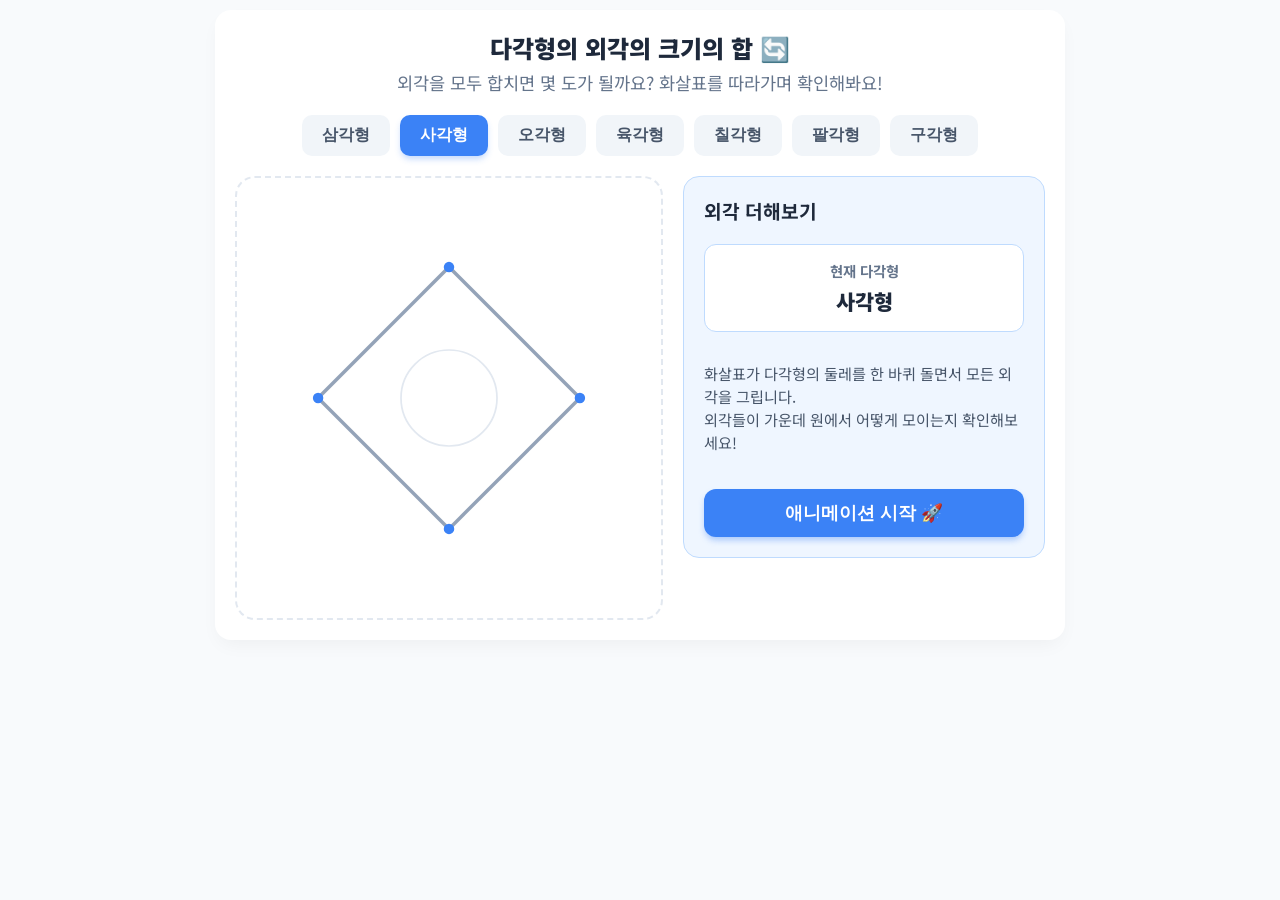
<file: 6.4외각의합.html>
<!DOCTYPE html>
<html lang="ko">
<head>
  <meta charset="UTF-8">
  <meta name="viewport" content="width=device-width, initial-scale=1.0">
  <title>다각형 외각의 크기의 합</title>
  <link rel="preconnect" href="https://fonts.googleapis.com">
  <link rel="preconnect" href="https://fonts.gstatic.com" crossorigin>
  <link href="https://fonts.googleapis.com/css2?family=Noto+Sans+KR:wght@400;500;700;900&display=swap" rel="stylesheet">
  <style>
    body {
      font-family: 'Noto Sans KR', sans-serif;
      background-color: #f8fafc;
      margin: 0;
      padding: 10px;
      color: #334155;
      display: flex;
      justify-content: center;
    }
    .container {
      width: 100%;
      max-width: 850px;
      background: white;
      border-radius: 16px;
      box-shadow: 0 8px 20px -5px rgba(0, 0, 0, 0.05);
      padding: 20px;
      box-sizing: border-box;
    }
    h1 {
      text-align: center;
      color: #1e293b;
      margin-top: 0;
      margin-bottom: 5px;
      font-weight: 900;
      font-size: 1.5rem;
    }
    .subtitle {
      text-align: center;
      color: #64748b;
      margin-bottom: 20px;
      font-size: 1.1rem;
    }
    .polygon-selector {
      display: flex;
      justify-content: center;
      gap: 10px;
      margin-bottom: 20px;
      flex-wrap: wrap;
    }
    .poly-btn {
      padding: 10px 20px;
      border: none;
      border-radius: 10px;
      font-weight: 700;
      cursor: pointer;
      transition: all 0.2s;
      background: #f1f5f9;
      color: #475569;
      font-size: 1rem;
    }
    .poly-btn.active {
      background: #3b82f6;
      color: white;
      box-shadow: 0 4px 6px -1px rgba(59, 130, 246, 0.3);
    }
    .poly-btn:hover:not(.active) {
      background: #e2e8f0;
    }

    .main-area {
      display: flex;
      flex-direction: column;
      align-items: center;
      gap: 20px;
    }

    @media (min-width: 768px) {
      .main-area {
        flex-direction: row;
        align-items: flex-start;
      }
    }

    .svg-wrapper {
      flex: 1.2;
      width: 100%;
      display: flex;
      justify-content: center;
      align-items: center;
      background: #ffffff; /* 화이트톤 배경 */
      border-radius: 20px;
      padding: 20px;
      box-sizing: border-box;
      border: 2px dashed #e2e8f0;
    }

    svg {
      width: 100%;
      max-width: 450px; /* 더 커지게 */
      height: 400px;
      overflow: visible;
    }

    .info-panel {
      flex: 1;
      width: 100%;
      background: #eff6ff;
      border: 1px solid #bfdbfe;
      border-radius: 16px;
      padding: 20px;
      box-sizing: border-box;
      display: flex;
      flex-direction: column;
      justify-content: center;
      min-height: 250px;
    }
    
    .btn-action {
      background: #3b82f6;
      color: white;
      border: none;
      border-radius: 12px;
      padding: 12px 20px;
      font-size: 1.1rem;
      font-weight: 900;
      cursor: pointer;
      transition: background 0.2s;
      width: 100%;
      margin-top: 15px;
      box-shadow: 0 4px 6px -1px rgba(59, 130, 246, 0.4);
    }
    .btn-action:hover {
      background: #2563eb;
    }
    .btn-action:disabled {
      background: #94a3b8;
      cursor: not-allowed;
      box-shadow: none;
    }

    .formula-box {
      background: white;
      padding: 15px;
      border-radius: 12px;
      box-shadow: 0 4px 6px -1px rgba(0,0,0,0.05);
      margin-top: 15px;
      text-align: center;
      border: 2px solid #3b82f6;
    }
  </style>
</head>
<body>
  <div class="container">
    <h1>다각형의 외각의 크기의 합 🔄</h1>
    <div class="subtitle">외각을 모두 합치면 몇 도가 될까요? 화살표를 따라가며 확인해봐요!</div>
    
    <div class="polygon-selector" id="polygon-selector">
      <button class="poly-btn" data-n="3">삼각형</button>
      <button class="poly-btn active" data-n="4">사각형</button>
      <button class="poly-btn" data-n="5">오각형</button>
      <button class="poly-btn" data-n="6">육각형</button>
      <button class="poly-btn" data-n="7">칠각형</button>
      <button class="poly-btn" data-n="8">팔각형</button>
      <button class="poly-btn" data-n="9">구각형</button>
    </div>

    <div class="main-area">
      <div class="svg-wrapper">
        <!-- viewBox를 키워서 다각형 크기를 상대적으로 확장 -->
        <svg viewBox="-220 -220 440 440" id="poly-canvas">
          <!-- 연장선들 (점선 잔상) -->
          <g id="poly-extensions"></g>
          <!-- 다각형 본체 -->
          <g id="poly-edges"></g>
          <!-- 꼭짓점들 -->
          <g id="vertices-group"></g>
          <!-- 외각 호 -->
          <g id="ext-arcs"></g>
          <!-- 외각 텍스트 -->
          <g id="ext-texts"></g>
          
          <!-- 중앙 원형 궤도 (희미하게) -->
          <circle cx="0" cy="0" r="55" fill="none" stroke="#e2e8f0" stroke-width="2" />
          <!-- 중앙 원호 -->
          <g id="center-arcs"></g>
          
          <!-- 돌아다니는 화살표 (외곽) -->
          <g id="perimeter-arrow" style="display:none;">
            <line x1="0" y1="0" x2="60" y2="0" stroke="#1e293b" stroke-width="4" stroke-linecap="round" />
            <polygon points="60,-7 72,0 60,7" fill="#1e293b" />
          </g>
          
          <!-- 돌아다니는 화살표 (중앙) -->
          <g id="center-arrow" style="display:none;">
            <line x1="0" y1="0" x2="40" y2="0" stroke="#1e293b" stroke-width="4" stroke-linecap="round" />
            <polygon points="40,-7 52,0 40,7" fill="#1e293b" />
            <circle cx="0" cy="0" r="5" fill="#1e293b" />
          </g>
        </svg>
      </div>
      
      <div class="info-panel" id="info-panel">
        <!-- JS가 내용을 채웁니다 -->
      </div>
    </div>
  </div>

  <script>
    const extColors = ['#f472b6', '#3b82f6', '#2dd4bf', '#facc15', '#fb923c', '#a855f7', '#4ade80', '#ef4444', '#6366f1'];
    const koNames = {3: "삼각형", 4: "사각형", 5: "오각형", 6: "육각형", 7: "칠각형", 8: "팔각형", 9: "구각형"};
    
    let currentN = 4;
    let vertices = [];
    let edgeAngles = [];
    
    let isAnimating = false;
    let animReq = null;

    const polyEdges = document.getElementById('poly-edges');
    const polyExts = document.getElementById('poly-extensions');
    const extArcs = document.getElementById('ext-arcs');
    const extTexts = document.getElementById('ext-texts');
    const centerArcs = document.getElementById('center-arcs');
    const verticesGroup = document.getElementById('vertices-group');
    const perimeterArrow = document.getElementById('perimeter-arrow');
    const centerArrow = document.getElementById('center-arrow');
    const infoPanel = document.getElementById('info-panel');

    document.querySelectorAll('.poly-btn').forEach(btn => {
      btn.addEventListener('click', (e) => {
        if (isAnimating) return;
        document.querySelectorAll('.poly-btn').forEach(b => b.classList.remove('active'));
        e.target.classList.add('active');
        currentN = parseInt(e.target.dataset.n);
        drawPolygon();
      });
    });

    function getArcPath(cx, cy, r, startAngle, sweepAngle) {
      const endAngle = startAngle + sweepAngle;
      const startX = cx + r * Math.cos(startAngle);
      const startY = cy + r * Math.sin(startAngle);
      const endX = cx + r * Math.cos(endAngle);
      const endY = cy + r * Math.sin(endAngle);
      const largeArcFlag = sweepAngle > Math.PI ? 1 : 0;
      return `M ${startX} ${startY} A ${r} ${r} 0 ${largeArcFlag} 1 ${endX} ${endY}`;
    }

    // 쫀득한 이징 함수 (EaseInOutCubic)
    function easeInOutCubic(t) {
      return t < 0.5 ? 4 * t * t * t : 1 - Math.pow(-2 * t + 2, 3) / 2;
    }

    function drawPolygon() {
      if (animReq) cancelAnimationFrame(animReq);
      isAnimating = false;
      perimeterArrow.style.display = 'none';
      centerArrow.style.display = 'none';
      polyEdges.innerHTML = '';
      polyExts.innerHTML = '';
      extArcs.innerHTML = '';
      extTexts.innerHTML = '';
      centerArcs.innerHTML = '';
      verticesGroup.innerHTML = '';

      vertices = [];
      edgeAngles = [];

      const radius = 150; // 더 크게
      for (let i = 0; i < currentN; i++) {
        const angle = -Math.PI / 2 + i * (2 * Math.PI / currentN);
        vertices.push({ x: radius * Math.cos(angle), y: radius * Math.sin(angle) });
      }

      for (let i = 0; i < currentN; i++) {
        const p1 = vertices[i];
        const p2 = vertices[(i + 1) % currentN];
        let ang = Math.atan2(p2.y - p1.y, p2.x - p1.x);
        if (i > 0) {
          while (ang < edgeAngles[i - 1]) ang += 2 * Math.PI;
        }
        edgeAngles.push(ang);
      }
      edgeAngles.push(edgeAngles[currentN - 1] + (2 * Math.PI / currentN));

      for (let i = 0; i < currentN; i++) {
        const p1 = vertices[i];
        const p2 = vertices[(i + 1) % currentN];
        const line = document.createElementNS("http://www.w3.org/2000/svg", "line");
        line.setAttribute('x1', p1.x);
        line.setAttribute('y1', p1.y);
        line.setAttribute('x2', p2.x);
        line.setAttribute('y2', p2.y);
        line.setAttribute('stroke', '#94a3b8'); 
        line.setAttribute('stroke-width', '4');
        line.setAttribute('stroke-linecap', 'round');
        polyEdges.appendChild(line);
      }

      for (let i = 0; i < currentN; i++) {
        const circle = document.createElementNS("http://www.w3.org/2000/svg", "circle");
        circle.setAttribute('cx', vertices[i].x);
        circle.setAttribute('cy', vertices[i].y);
        circle.setAttribute('r', '6');
        circle.setAttribute('fill', '#3b82f6');
        verticesGroup.appendChild(circle);
      }

      updateUIState('ready');
    }

    function updateUIState(state) {
      if (state === 'ready') {
        infoPanel.innerHTML = `
          <h3 style="margin-top:0; color:#1e293b; font-size: 1.2rem;">외각 더해보기</h3>
          <div style="flex: 1; background: white; border: 1px solid #bfdbfe; padding: 15px; border-radius: 12px; text-align: center; margin-bottom: 15px;">
            <span style="font-size: 0.9rem; color: #64748b; display: block; margin-bottom: 5px; font-weight:bold;">현재 다각형</span>
            <span style="font-size: 1.3rem; font-weight: 900; color: #1e293b;">${koNames[currentN]}</span>
          </div>
          <p style="color: #475569; font-size: 0.95rem; line-height: 1.5; margin-bottom: 20px;">
            화살표가 다각형의 둘레를 한 바퀴 돌면서 모든 외각을 그립니다.<br>외각들이 가운데 원에서 어떻게 모이는지 확인해보세요!
          </p>
          <button class="btn-action" onclick="startAnimation()">애니메이션 시작 🚀</button>
        `;
      } else if (state === 'animating') {
        infoPanel.innerHTML = `
          <h3 style="margin-top:0; color:#1e293b; font-size: 1.2rem;">외각 더해보기</h3>
          <div style="flex: 1; background: white; border: 1px solid #bfdbfe; padding: 15px; border-radius: 12px; text-align: center; margin-bottom: 15px;">
            <span style="font-size: 0.9rem; color: #64748b; display: block; margin-bottom: 5px; font-weight:bold;">현재 다각형</span>
            <span style="font-size: 1.3rem; font-weight: 900; color: #1e293b;">${koNames[currentN]}</span>
          </div>
          <div style="background: #e0e7ff; padding: 15px; border-radius: 12px; text-align: center; color: #3730a3; font-weight: bold; font-size: 1.1rem; border: 1px dashed #818cf8;">
            외각을 모두 합치는 중... ⏳
          </div>
          <button class="btn-action" disabled>애니메이션 진행 중</button>
        `;
      } else if (state === 'done') {
        infoPanel.innerHTML = `
          <h3 style="margin-top:0; color:#1e293b; font-size: 1.2rem;">외각 더해보기</h3>
          <div style="flex: 1; background: white; border: 1px solid #bfdbfe; padding: 15px; border-radius: 12px; text-align: center; margin-bottom: 15px;">
            <span style="font-size: 0.9rem; color: #64748b; display: block; margin-bottom: 5px; font-weight:bold;">현재 다각형</span>
            <span style="font-size: 1.3rem; font-weight: 900; color: #1e293b;">${koNames[currentN]}</span>
          </div>
          
          <p style="font-size: 1rem; color: #475569; line-height: 1.5; margin: 10px 0;">
            언제나 제자리로 돌아오기 때문에 <strong>360°</strong>
          </p>
          
          <div class="formula-box" style="border: 2px solid #3b82f6;">
            <div style="font-size: 0.95rem; color: #64748b; margin-bottom: 8px; font-weight: 700;">다각형의 외각의 크기의 합</div>
            <div style="font-size: 1.5rem; font-weight: 900; color: #1e293b;">
              항상 <span style="color: #ef4444;">360°</span>
            </div>
          </div>

          <button class="btn-action" onclick="drawPolygon()" style="background: #e2e8f0; color: #475569; box-shadow:none;">처음으로 되돌리기 🔄</button>
        `;
      }
    }

    function startAnimation() {
      isAnimating = true;
      updateUIState('animating');
      
      perimeterArrow.style.display = 'block';
      centerArrow.style.display = 'block';
      
      polyExts.innerHTML = '';
      extArcs.innerHTML = '';
      extTexts.innerHTML = '';
      centerArcs.innerHTML = '';

      const extArcPaths = [];
      const centerArcPaths = [];
      const extLines = [];
      const extTextElements = [];
      
      for (let i = 0; i < currentN; i++) {
        // 잔상 점선 (처음엔 숨김)
        const p2 = vertices[(i + 1) % currentN];
        const endX = p2.x + 70 * Math.cos(edgeAngles[i]);
        const endY = p2.y + 70 * Math.sin(edgeAngles[i]);
        const line = document.createElementNS("http://www.w3.org/2000/svg", "line");
        line.setAttribute('x1', p2.x);
        line.setAttribute('y1', p2.y);
        line.setAttribute('x2', endX);
        line.setAttribute('y2', endY);
        line.setAttribute('stroke', '#94a3b8');
        line.setAttribute('stroke-width', '2');
        line.setAttribute('stroke-dasharray', '5 5');
        line.style.opacity = '0';
        polyExts.appendChild(line);
        extLines.push(line);

        const pathExt = document.createElementNS("http://www.w3.org/2000/svg", "path");
        pathExt.setAttribute('fill', 'none');
        pathExt.setAttribute('stroke', extColors[i]);
        pathExt.setAttribute('stroke-width', '5');
        pathExt.setAttribute('stroke-linecap', 'round');
        extArcs.appendChild(pathExt);
        extArcPaths.push(pathExt);

        // 외각 글씨 (처음엔 숨김)
        const text = document.createElementNS("http://www.w3.org/2000/svg", "text");
        text.textContent = "외각";
        text.setAttribute('fill', extColors[i]);
        text.setAttribute('font-weight', 'bold');
        text.setAttribute('font-size', '16px');
        text.setAttribute('text-anchor', 'middle');
        text.setAttribute('dominant-baseline', 'middle');
        text.style.opacity = '0';
        extTexts.appendChild(text);
        extTextElements.push(text);

        const pathCenter = document.createElementNS("http://www.w3.org/2000/svg", "path");
        pathCenter.setAttribute('fill', 'none');
        pathCenter.setAttribute('stroke', extColors[i]);
        pathCenter.setAttribute('stroke-width', '7');
        pathCenter.setAttribute('stroke-linecap', 'round');
        centerArcs.appendChild(pathCenter);
        centerArcPaths.push(pathCenter);
      }

      // 전체 애니메이션 시간 4000ms (4초) 고정
      const totalTime = 4000;
      const timePerSegment = totalTime / currentN;
      
      // 이동 45%, 회전 45%, 대기 10%
      const durationMove = timePerSegment * 0.45;
      const durationTurn = timePerSegment * 0.45;
      const durationPause = timePerSegment * 0.10;

      let startTime = null;
      let animState = { edge: 0, phase: 'move' };

      function animate(time) {
        if (!startTime) startTime = time;
        let elapsed = time - startTime;
        let i = animState.edge;

        if (animState.phase === 'move') {
          let p = elapsed / durationMove;
          if (p >= 1) {
            p = 1;
            // 점선 잔상 나타나기 (접히기 직전)
            extLines[i].style.opacity = '1';
            animState.phase = 'turn';
            startTime = time; // reset
          }
          
          let easedP = easeInOutCubic(p);
          const p1 = vertices[i];
          const p2 = vertices[(i + 1) % currentN];
          const curX = p1.x + easedP * (p2.x - p1.x);
          const curY = p1.y + easedP * (p2.y - p1.y);
          const curAngle = edgeAngles[i] * (180 / Math.PI);
          
          perimeterArrow.setAttribute('transform', `translate(${curX}, ${curY}) rotate(${curAngle})`);
          centerArrow.setAttribute('transform', `rotate(${curAngle})`);
          
        } else if (animState.phase === 'turn') {
          let p = elapsed / durationTurn;
          if (p >= 1) {
            p = 1;
            animState.phase = 'pause';
            startTime = time;
          }

          let easedP = easeInOutCubic(p);
          const vertex = vertices[(i + 1) % currentN];
          const startAngle = edgeAngles[i];
          const endAngle = edgeAngles[i + 1];
          const sweep = endAngle - startAngle;
          const currentSweep = sweep * easedP;
          
          const curAngleDeg = (startAngle + currentSweep) * (180 / Math.PI);
          
          // 접히면서(회전하면서) 나아가는 효과! 
          perimeterArrow.setAttribute('transform', `translate(${vertex.x}, ${vertex.y}) rotate(${curAngleDeg})`);
          centerArrow.setAttribute('transform', `rotate(${curAngleDeg})`);

          if (currentSweep > 0.01) {
            extArcPaths[i].setAttribute('d', getArcPath(vertex.x, vertex.y, 45, startAngle, currentSweep));
            centerArcPaths[i].setAttribute('d', getArcPath(0, 0, 55, startAngle, currentSweep));
          }

          // 글씨 표시 (회전 절반쯤 지났을 때)
          if (p > 0.5 && extTextElements[i].style.opacity === '0') {
            extTextElements[i].style.opacity = '1';
            const midAngle = startAngle + sweep / 2;
            const tx = vertex.x + 70 * Math.cos(midAngle);
            const ty = vertex.y + 70 * Math.sin(midAngle);
            extTextElements[i].setAttribute('x', tx);
            extTextElements[i].setAttribute('y', ty);
          }

        } else if (animState.phase === 'pause') {
          let p = elapsed / durationPause;
          if (p >= 1) {
            animState.edge++;
            if (animState.edge >= currentN) {
              updateUIState('done');
              isAnimating = false;
              return;
            }
            animState.phase = 'move';
            startTime = time;
          }
        }
        
        animReq = requestAnimationFrame(animate);
      }

      animReq = requestAnimationFrame(animate);
    }

    drawPolygon();
  </script>
</body>
</html>
</file>
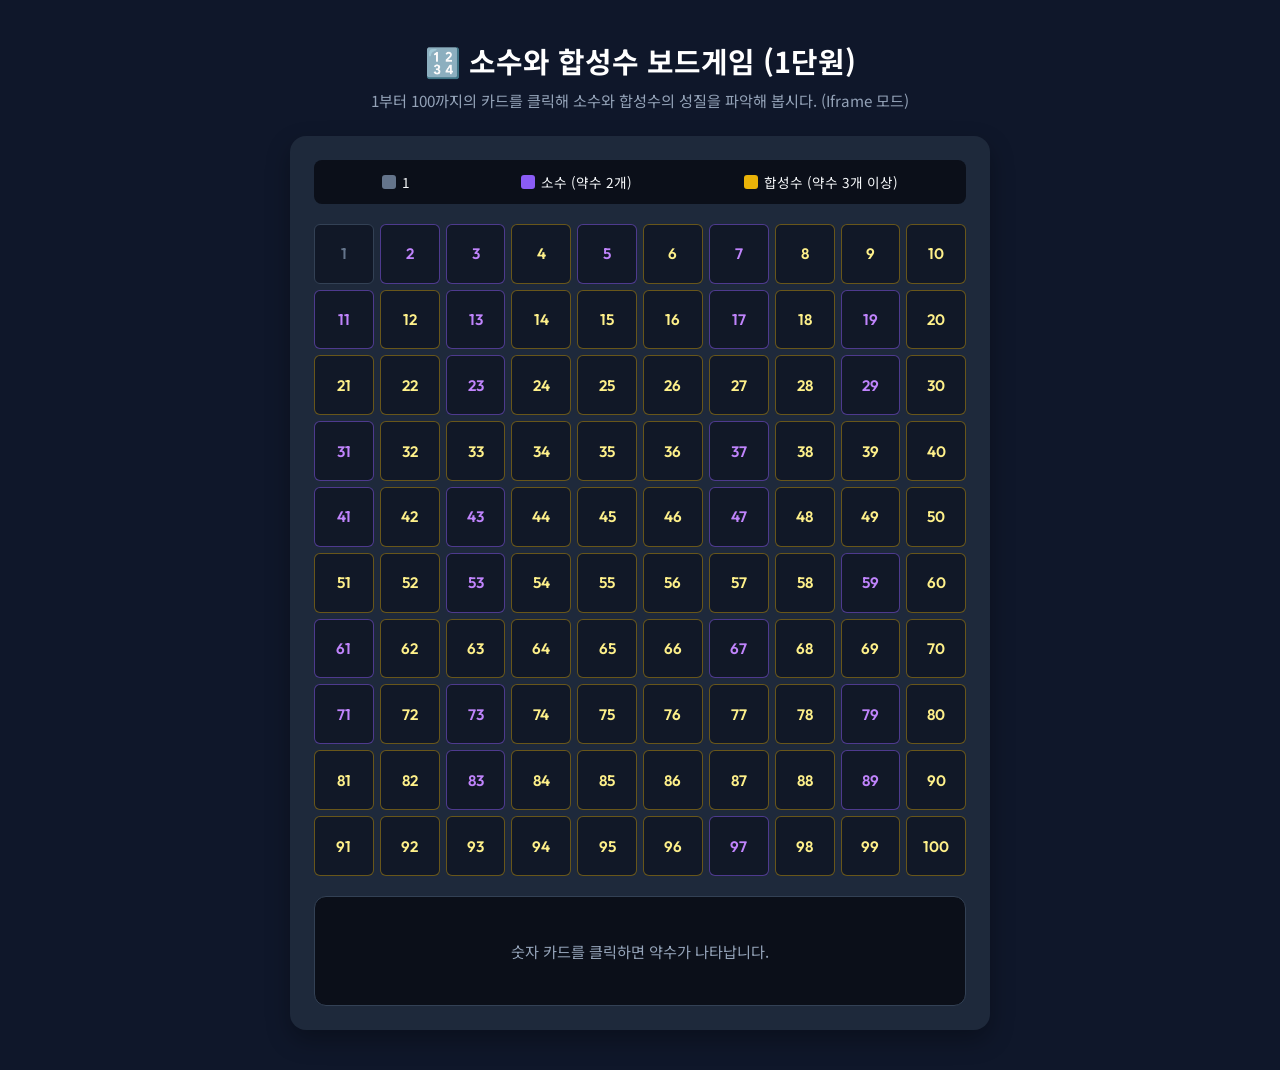
<file: materials/unit1/primes.html>
<!DOCTYPE html>
<html lang="ko">
<head>
  <meta charset="UTF-8">
  <meta name="viewport" content="width=device-width, initial-scale=1.0">
  <title>🔢 소수와 합성수 탐구</title>
  <link rel="preconnect" href="https://fonts.googleapis.com">
  <link rel="preconnect" href="https://fonts.gstatic.com" crossorigin>
  <link href="https://fonts.googleapis.com/css2?family=Noto+Sans+KR:wght@300;400;500;700&family=Outfit:wght@400;600;700&display=swap" rel="stylesheet">
  <style>
    /* Iframe 내에서 꽉 차게 보이도록 설계 */
    :root {
      --bg: #0f172a;
      --card-bg: #1e293b;
      --text: #f8fafc;
      --text-muted: #94a3b8;
      --color-one: #64748b;
      --color-prime: #8b5cf6;
      --color-composite: #eab308;
    }
    
    * { box-sizing: border-box; margin: 0; padding: 0; }
    
    body {
      font-family: 'Noto Sans KR', sans-serif;
      background: var(--bg);
      color: var(--text);
      display: flex;
      flex-direction: column;
      align-items: center;
      min-height: 100vh;
      padding: 40px 24px;
    }
    
    header {
      text-align: center;
      margin-bottom: 24px;
      max-width: 600px;
    }
    
    h1 { font-size: 1.8rem; margin-bottom: 8px; color: #ffffff; }
    p { color: var(--text-muted); font-size: 0.95rem; line-height: 1.5; }
    
    .container {
      background: var(--card-bg);
      padding: 24px;
      border-radius: 16px;
      box-shadow: 0 10px 25px rgba(0,0,0,0.3);
      width: 100%;
      max-width: 700px;
      display: flex;
      flex-direction: column;
      gap: 20px;
    }
    
    .board-info {
      display: flex;
      justify-content: space-around;
      background: #0b0f19;
      padding: 12px;
      border-radius: 8px;
      font-size: 0.85rem;
    }
    
    .info-item { display: flex; align-items: center; gap: 6px; }
    .color-box { width: 14px; height: 14px; border-radius: 3px; }
    .box-one { background: var(--color-one); }
    .box-prime { background: var(--color-prime); }
    .box-composite { background: var(--color-composite); }
    
    .grid-container {
      display: grid;
      grid-template-columns: repeat(10, 1fr);
      gap: 6px;
    }
    
    .num-cell {
      aspect-ratio: 1;
      background: #111827;
      border: 1px solid #334155;
      border-radius: 6px;
      display: flex;
      align-items: center;
      justify-content: center;
      font-family: 'Outfit', sans-serif;
      font-weight: 600;
      font-size: 0.95rem;
      cursor: pointer;
      user-select: none;
      transition: all 0.2s ease;
    }
    
    .num-cell:hover {
      transform: scale(1.1);
      z-index: 1;
    }
    
    .num-cell.is-one { color: var(--color-one); }
    .num-cell.is-prime { color: #c084fc; border-color: rgba(139, 92, 246, 0.5); }
    .num-cell.is-composite { color: #fef08a; border-color: rgba(234, 179, 8, 0.4); }
    
    .num-cell.selected {
      transform: scale(1.15);
      box-shadow: 0 0 12px currentColor;
      background: currentColor;
      color: #000 !important;
      z-index: 2;
    }
    
    .detail-panel {
      background: #0b0f19;
      padding: 20px;
      border-radius: 12px;
      border: 1px solid #334155;
      text-align: center;
      min-height: 110px;
      display: flex;
      flex-direction: column;
      justify-content: center;
    }
    
    .detail-title { font-size: 1.25rem; font-weight: 700; margin-bottom: 8px; }
    .detail-desc { font-size: 0.95rem; color: var(--text-muted); }
  </style>
</head>
<body>
  <header>
    <h1>🔢 소수와 합성수 보드게임 (1단원)</h1>
    <p>1부터 100까지의 카드를 클릭해 소수와 합성수의 성질을 파악해 봅시다. (Iframe 모드)</p>
  </header>
  
  <div class="container">
    <div class="board-info">
      <div class="info-item"><div class="color-box box-one"></div><span>1</span></div>
      <div class="info-item"><div class="color-box box-prime"></div><span>소수 (약수 2개)</span></div>
      <div class="info-item"><div class="color-box box-composite"></div><span>합성수 (약수 3개 이상)</span></div>
    </div>
    
    <div class="grid-container" id="num-grid"></div>
    
    <div class="detail-panel" id="detail-panel">
      <div class="detail-desc">숫자 카드를 클릭하면 약수가 나타납니다.</div>
    </div>
  </div>

  <script>
    const grid = document.getElementById('num-grid');
    const panel = document.getElementById('detail-panel');
    
    function getDivisors(n) {
      const divs = [];
      for(let i = 1; i <= n; i++) {
        if(n % i === 0) divs.push(i);
      }
      return divs;
    }
    
    function getNumberType(n) {
      if(n === 1) return 'one';
      const divs = getDivisors(n);
      return divs.length === 2 ? 'prime' : 'composite';
    }
    
    for(let i = 1; i <= 100; i++) {
      const cell = document.createElement('div');
      cell.className = 'num-cell';
      cell.textContent = i;
      
      const type = getNumberType(i);
      cell.classList.add(`is-${type}`);
      
      cell.addEventListener('click', () => {
        document.querySelectorAll('.num-cell').forEach(c => c.classList.remove('selected'));
        cell.classList.add('selected');
        
        const divs = getDivisors(i);
        let typeText = type === 'one' ? '1' : type === 'prime' ? '소수' : '합성수';
        let typeColor = type === 'one' ? 'var(--color-one)' : type === 'prime' ? 'var(--color-prime)' : 'var(--color-composite)';
        
        panel.innerHTML = `
          <div class="detail-title" style="color: ${typeColor}">${i} : ${typeText}</div>
          <div class="detail-desc" style="color: #fff; margin-bottom: 8px;">약수 (${divs.length}개): ${divs.join(', ')}</div>
        `;
      });
      grid.appendChild(cell);
    }
  </script>
</body>
</html>
</file>
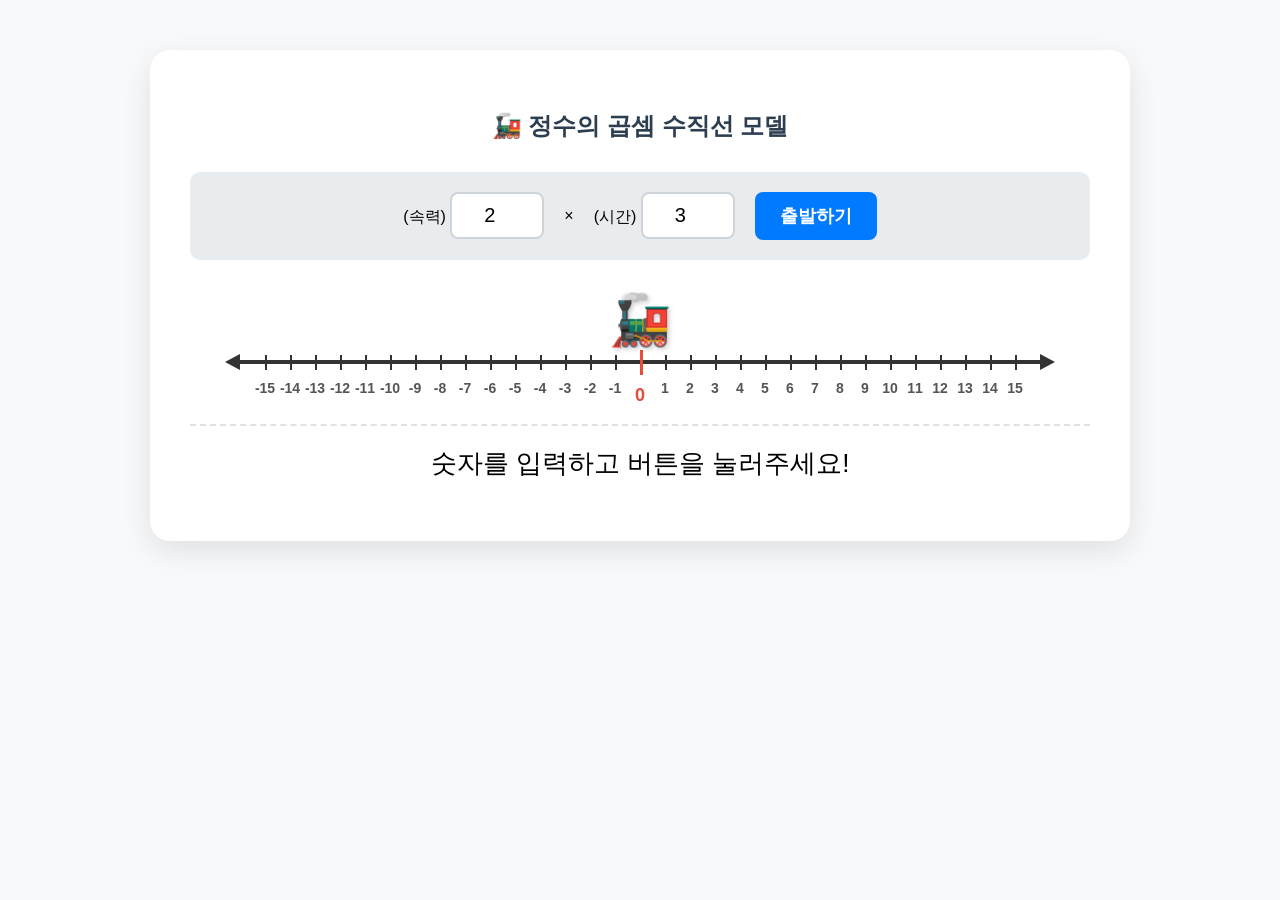
<file: materials/unit2/2.4레일바이크.html>
<!DOCTYPE html>
<html lang="ko">
<head>
    <meta charset="UTF-8">
    <meta name="viewport" content="width=device-width, initial-scale=1.0">
    <title>정수의 곱셈 수직선 레일바이크</title>
    <style>
        body {
            font-family: 'Malgun Gothic', sans-serif;
            text-align: center;
            background-color: #f8f9fa;
            padding: 50px;
            margin: 0;
        }
        .container {
            background: white;
            padding: 40px;
            border-radius: 20px;
            box-shadow: 0 10px 30px rgba(0,0,0,0.1);
            max-width: 900px;
            margin: auto;
        }
        h2 { color: #2c3e50; margin-bottom: 30px; }
        
        /* 입력창 스타일 */
        .input-group {
            margin-bottom: 40px;
            display: flex;
            justify-content: center;
            gap: 20px;
            align-items: center;
            background: #e9ecef;
            padding: 20px;
            border-radius: 10px;
        }
        input {
            width: 70px;
            padding: 10px;
            font-size: 20px;
            text-align: center;
            border: 2px solid #ced4da;
            border-radius: 8px;
        }
        button {
            padding: 12px 25px;
            font-size: 18px;
            background-color: #007bff;
            color: white;
            border: none;
            border-radius: 8px;
            cursor: pointer;
            font-weight: bold;
        }
        button:hover { background-color: #0056b3; }

        /* 수직선 레일 영역 */
        .rail-wrapper {
            position: relative;
            margin: 100px 0 60px 0;
            padding: 0 50px; /* 좌우 여백 */
        }

        /* 수직선 (화살표 포함) */
        .number-line {
            position: relative;
            width: 100%;
            height: 4px;
            background-color: #333;
        }
        .number-line::before, .number-line::after {
            content: '';
            position: absolute;
            top: -6px;
            width: 0;
            height: 0;
            border-top: 8px solid transparent;
            border-bottom: 8px solid transparent;
        }
        .number-line::before { left: -15px; border-right: 15px solid #333; } /* 왼쪽 화살표 */
        .number-line::after { right: -15px; border-left: 15px solid #333; } /* 오른쪽 화살표 */

        /* 눈금 스타일 */
        .tick {
            position: absolute;
            width: 2px;
            height: 15px;
            background-color: #333;
            top: -5px;
        }
        .tick-label {
            position: absolute;
            top: 20px;
            transform: translateX(-50%);
            font-size: 14px;
            color: #555;
            font-weight: bold;
        }
        .tick-zero { height: 25px; top: -10px; background-color: #e74c3c; width: 3px; }
        .label-zero { color: #e74c3c; font-size: 18px; top: 25px; }

        /* 기차 스타일 */
        .train {
            position: absolute;
            bottom: 15px; /* 선 바로 위에 위치 */
            left: 50%;
            font-size: 50px;
            transform: translateX(-50%);
            transition: left 2s cubic-bezier(0.45, 0.05, 0.55, 0.95);
            z-index: 10;
            filter: drop-shadow(2px 2px 2px rgba(0,0,0,0.2));
        }

        .result-display {
            font-size: 26px;
            margin-top: 40px;
            padding: 20px;
            border-top: 2px dashed #dee2e6;
        }
    </style>
</head>
<body>

<div class="container">
    <h2>🚂 정수의 곱셈 수직선 모델</h2>

    <div class="input-group">
        <label>(속력) <input type="number" id="v" value="2"></label>
        <span>×</span>
        <label>(시간) <input type="number" id="t" value="3"></label>
        <button onclick="startTrip()">출발하기</button>
    </div>

    <div class="rail-wrapper">
        <div class="number-line" id="line">
            </div>
        <div class="train" id="train">🚂</div>
    </div>

    <div class="result-display" id="resultText">
        숫자를 입력하고 버튼을 눌러주세요!
    </div>
</div>

<script>
    const line = document.getElementById('line');
    const range = 15; // 좌우 눈금 범위 (-15 ~ +15)

    // 1. 수직선 눈금 자동 생성
    for (let i = -range; i <= range; i++) {
        const tick = document.createElement('div');
        tick.className = 'tick';
        if (i === 0) tick.classList.add('tick-zero');
        
        // 위치 계산 (0을 50% 지점으로)
        const position = 50 + (i * (100 / (range * 2 + 2)));
        tick.style.left = position + '%';

        const label = document.createElement('div');
        label.className = 'tick-label';
        if (i === 0) label.classList.add('label-zero');
        label.innerText = i;
        label.style.left = position + '%';

        line.appendChild(tick);
        line.appendChild(label);
    }

    function startTrip() {
        const v = parseInt(document.getElementById('v').value) || 0;
        const t = parseInt(document.getElementById('t').value) || 0;
        const result = v * t;
        const train = document.getElementById('train');
        const resDiv = document.getElementById('resultText');

        // 2. 기차 이동 위치 계산
        // 눈금 범위(-15 ~ 15)를 벗어나지 않도록 제한
        let moveValue = result;
        if (moveValue > range) moveValue = range;
        if (moveValue < -range) moveValue = -range;

        const targetPercent = 50 + (moveValue * (100 / (range * 2 + 2)));
        train.style.left = targetPercent + '%';

        // 3. 기차 방향 전환 (속력이 음수면 왼쪽을 바라봄)
        if (v < 0) {
            train.style.transform = 'translateX(-50%) scaleX(-1)';
        } else {
            train.style.transform = 'translateX(-50%) scaleX(1)';
        }

        // 4. 결과 메시지 구성
        const vSign = v >= 0 ? '+' : '';
        const tSign = t >= 0 ? '+' : '';
        const rSign = result >= 0 ? '+' : '';

        resDiv.innerHTML = `
            <strong>계산식: (${vSign}${v}) × (${tSign}${t}) = ${rSign}${result}</strong><br>
            <small style="color: #666; font-size: 16px;">
                ${v >= 0 ? '양의 방향' : '음의 방향'}으로 초당 ${Math.abs(v)}칸씩, 
                ${t >= 0 ? t + '초 후' : Math.abs(t) + '초 전'}의 위치입니다.
            </small>
        `;
    }
</script>

</body>
</html>
</file>
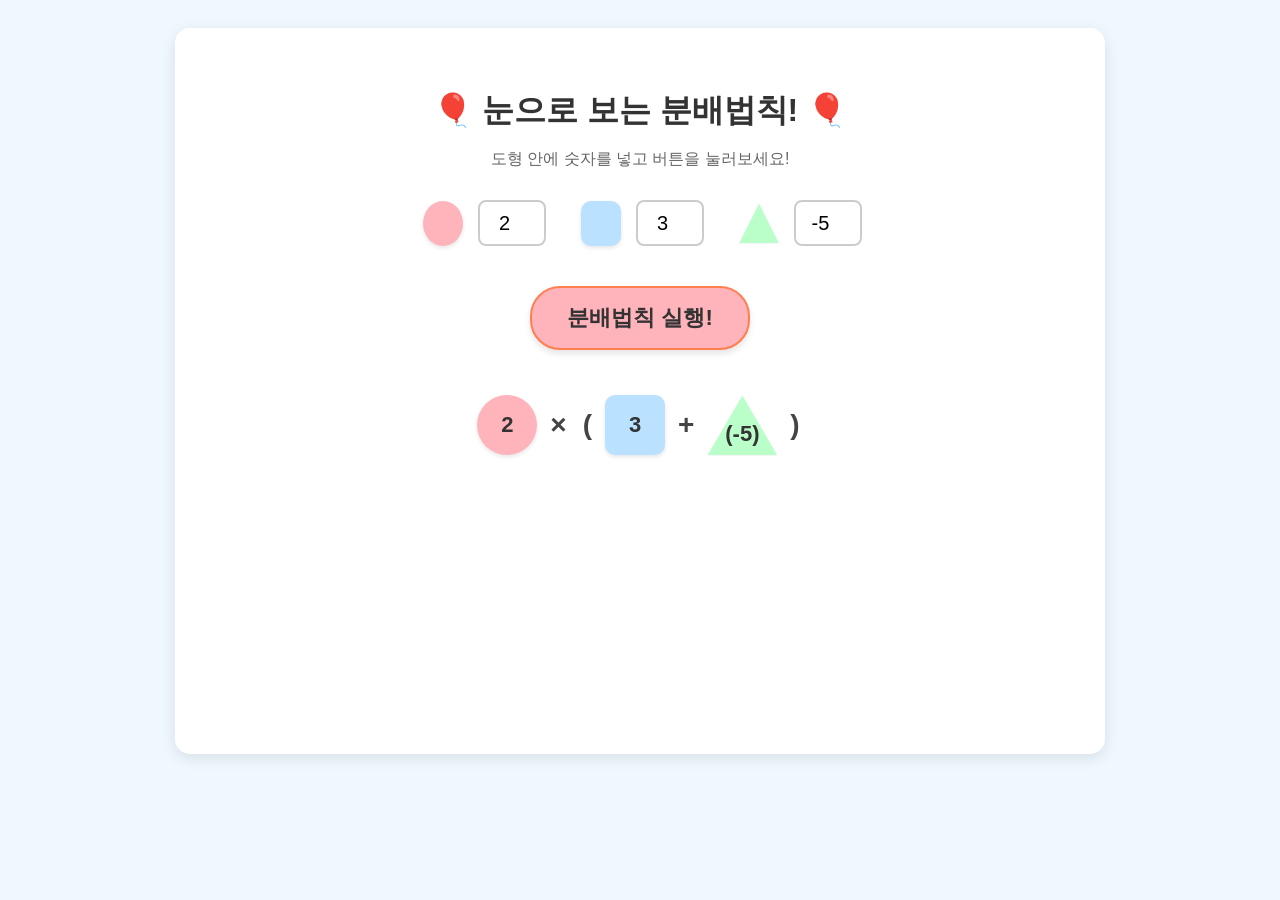
<file: materials/unit2/2.5분배법칙.html>
<!DOCTYPE html>
<html lang="ko">
<head>
    <meta charset="UTF-8">
    <meta name="viewport" content="width=device-width, initial-scale=1.0">
    <title>눈으로 보는 분배법칙</title>
    <style>
        body {
            font-family: 'Malgun Gothic', sans-serif;
            background-color: #f0f8ff;
            text-align: center;
            padding: 20px;
        }
        h1 {
            color: #333;
            margin-bottom: 10px;
        }
        p.subtitle {
            color: #666;
            margin-bottom: 30px;
        }
        .container {
            background-color: white;
            border-radius: 15px;
            padding: 40px;
            box-shadow: 0 4px 15px rgba(0,0,0,0.1);
            max-width: 850px;
            margin: 0 auto;
        }
        
        /* 입력창 디자인 (글씨 대신 도형만) */
        .input-group {
            display: flex;
            justify-content: center;
            align-items: center;
            gap: 30px;
            margin-bottom: 40px;
        }
        .input-item {
            display: flex;
            align-items: center;
            gap: 10px;
        }
        input[type="number"] {
            width: 60px;
            height: 40px;
            font-size: 20px;
            text-align: center;
            border: 2px solid #ccc;
            border-radius: 8px;
        }

        button {
            background-color: #ffb3ba;
            color: #333;
            border: 2px solid #ff7f50;
            padding: 15px 35px;
            font-size: 22px;
            font-weight: bold;
            border-radius: 30px;
            cursor: pointer;
            transition: all 0.3s;
            box-shadow: 0 4px 6px rgba(0,0,0,0.1);
        }
        button:hover {
            background-color: #ff7f50;
            color: white;
            transform: translateY(-2px);
        }
        
        /* 도형 공통 스타일 */
        .shape {
            display: inline-flex;
            justify-content: center;
            align-items: center;
            font-size: 22px;
            font-weight: bold;
            color: #333;
            margin: 0 5px;
            vertical-align: middle;
            box-shadow: 0 2px 4px rgba(0,0,0,0.1);
        }
        
        /* 동그라미 (a) */
        .circle {
            width: 60px;
            height: 60px;
            background-color: #ffb3ba;
            border-radius: 50%;
        }
        
        /* 네모 (b) */
        .square {
            width: 60px;
            height: 60px;
            background-color: #bae1ff;
            border-radius: 10px;
        }
        
        /* 세모 (c) 수정: 높이와 밑변을 네모와 맞추고 글씨 위치 조정 */
        .triangle {
            width: 70px; /* 네모보다 살짝 넓게 하여 시각적 균형 맞춤 */
            height: 60px; /* 네모와 높이 동일하게 */
            background-color: #baffc9;
            clip-path: polygon(50% 0%, 0% 100%, 100% 100%);
            align-items: flex-end; /* 글씨를 아래로 */
            padding-bottom: 8px; /* 밑변에서 살짝 띄움 */
            box-sizing: border-box;
            border-radius: 0; /* 세모는 둥근 테두리 제거 */
        }

        /* 입력창 옆 미니 도형 */
        .mini {
            width: 40px !important;
            height: 40px !important;
            font-size: 16px !important;
            padding-bottom: 5px !important; /* 미니 세모 글씨용 */
        }

        .math-sign {
            font-size: 28px;
            font-weight: bold;
            margin: 0 8px;
            vertical-align: middle;
            color: #444;
        }

        .equation-row {
            margin: 25px 0;
            min-height: 70px;
            display: flex;
            justify-content: center;
            align-items: center;
            flex-wrap: wrap;
        }

        /* 애니메이션을 위한 투명도 및 위치 설정 */
        .anim-step {
            opacity: 0;
            transform: translateY(-15px) scale(0.95);
            transition: all 0.6s cubic-bezier(0.4, 0, 0.2, 1);
            display: inline-flex;
            align-items: center;
        }

        .anim-step.visible {
            opacity: 1;
            transform: translateY(0) scale(1);
        }

        .highlight-box {
            background-color: #f8f9fa;
            border: 2px dashed #ccc;
            border-radius: 15px;
            padding: 10px 20px;
            margin: 0 10px;
        }

        .result-text {
            font-size: 32px;
            font-weight: bold;
            color: #ff4500;
        }
    </style>
</head>
<body>

<div class="container">
    <h1>🎈 눈으로 보는 분배법칙! 🎈</h1>
    <p class="subtitle">도형 안에 숫자를 넣고 버튼을 눌러보세요!</p>

    <div class="input-group">
        <div class="input-item">
            <div class="shape circle mini"></div>
            <input type="number" id="valA" value="2">
        </div>
        <div class="input-item">
            <div class="shape square mini"></div>
            <input type="number" id="valB" value="3">
        </div>
        <div class="input-item">
            <div class="shape triangle mini"></div>
            <input type="number" id="valC" value="-5">
        </div>
    </div>

    <button onclick="startAnimation()">분배법칙 실행!</button>

    <div class="equation-row" style="margin-top: 40px;">
        <div class="shape circle" id="s1-a">2</div>
        <span class="math-sign">×</span>
        <span class="math-sign">(</span>
        <div class="shape square" id="s1-b">3</div>
        <span class="math-sign">+</span>
        <div class="shape triangle" id="s1-c">(-5)</div>
        <span class="math-sign">)</span>
    </div>

    <div class="equation-row">
        <span class="math-sign anim-step" id="step2-equals">=</span>
        
        <div class="anim-step highlight-box" id="step2-part1">
            <div class="shape circle" id="s2-a1">2</div>
            <span class="math-sign">×</span>
            <div class="shape square" id="s2-b">3</div>
        </div>

        <div class="anim-step" id="step2-part2">
            <span class="math-sign" style="color:#ff4500; margin: 0 15px;">+</span>
            <div class="highlight-box" style="display: inline-flex; align-items: center; margin: 0;">
                <div class="shape circle" id="s2-a2">2</div>
                <span class="math-sign">×</span>
                <div class="shape triangle" id="s2-c">(-5)</div>
            </div>
        </div>
    </div>

    <div class="equation-row anim-step" id="step3">
        <span class="math-sign">=</span>
        <span class="math-sign result-text" id="calc1" style="color: #333;">6</span>
        <span class="math-sign">+</span>
        <span class="math-sign result-text" id="calc2" style="color: #333;">(-10)</span>
    </div>

    <div class="equation-row anim-step" id="step4">
        <span class="math-sign">=</span>
        <span class="math-sign result-text" id="finalResult" style="font-size: 45px;">-4</span>
    </div>
</div>

<script>
    // 입력값이 바뀔 때마다 1단계 식을 즉시 업데이트
    const inputs = ['valA', 'valB', 'valC'];
    inputs.forEach(id => {
        document.getElementById(id).addEventListener('input', updateBaseEquation);
    });

    function formatNumber(num) {
        return num < 0 ? `(${num})` : num;
    }

    function updateBaseEquation() {
        const a = document.getElementById('valA').value || 0;
        const b = document.getElementById('valB').value || 0;
        const c = document.getElementById('valC').value || 0;

        document.getElementById('s1-a').innerText = a;
        document.getElementById('s1-b').innerText = formatNumber(b);
        document.getElementById('s1-c').innerText = formatNumber(c);

        // 값 변경 시 진행 중이던 애니메이션 숨기기
        resetAnimation();
    }

    function resetAnimation() {
        const steps = ['step2-equals', 'step2-part1', 'step2-part2', 'step3', 'step4'];
        steps.forEach(id => {
            document.getElementById(id).classList.remove('visible');
        });
    }

    function startAnimation() {
        // 기존 애니메이션 초기화
        resetAnimation();

        // 입력값 가져오기
        const a = parseInt(document.getElementById('valA').value || 0);
        const b = parseInt(document.getElementById('valB').value || 0);
        const c = parseInt(document.getElementById('valC').value || 0);

        // 2단계 텍스트 채우기
        document.getElementById('s2-a1').innerText = a;
        document.getElementById('s2-b').innerText = formatNumber(b);
        
        document.getElementById('s2-a2').innerText = a;
        document.getElementById('s2-c').innerText = formatNumber(c);

        // 3, 4단계 계산 및 텍스트 채우기
        const calc1 = a * b;
        const calc2 = a * c;
        const finalResult = calc1 + calc2;
        
        document.getElementById('calc1').innerText = formatNumber(calc1);
        document.getElementById('calc2').innerText = formatNumber(calc2);
        document.getElementById('finalResult').innerText = finalResult;

        // --- 애니메이션 시간차 실행 ---
        
        // 1. 등호와 [동그라미 × 네모] 등장
        setTimeout(() => {
            document.getElementById('step2-equals').classList.add('visible');
            document.getElementById('step2-part1').classList.add('visible');
        }, 300);

        // 2. 1.5초 뒤, + 기호와 [동그라미 × 세모] 등장
        setTimeout(() => {
            document.getElementById('step2-part2').classList.add('visible');
        }, 1800);

        // 3. 1.5초 뒤, 각각 곱해진 결과 등장
        setTimeout(() => {
            document.getElementById('step3').classList.add('visible');
        }, 3300);

        // 4. 1.5초 뒤, 최종 정답 등장
        setTimeout(() => {
            document.getElementById('step4').classList.add('visible');
        }, 4800);
    }

    // 초기 화면 설정
    updateBaseEquation();
</script>

</body>
</html>
</file>
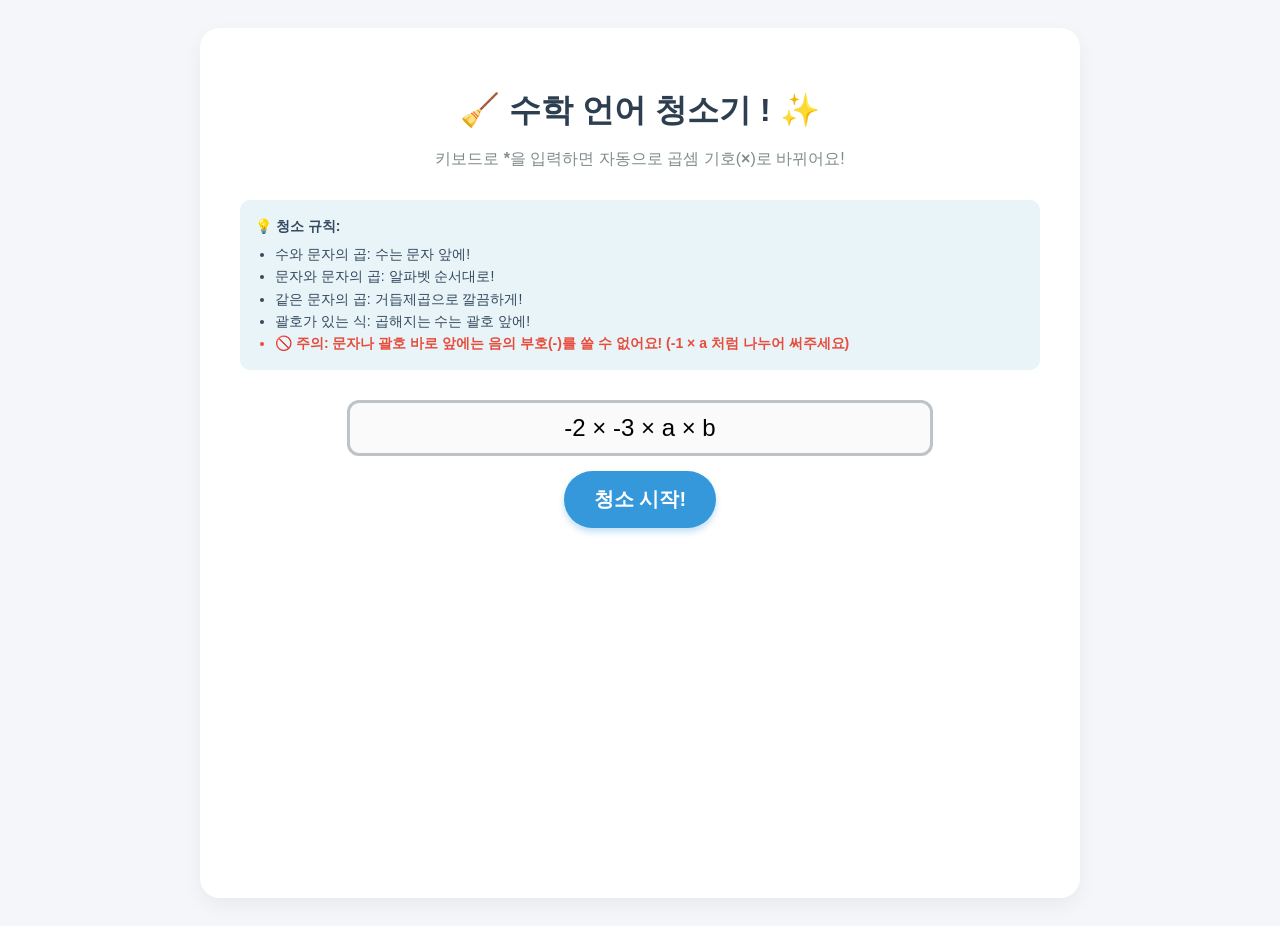
<file: materials/unit3/3.1곱셈생략.html>
<!DOCTYPE html>
<html lang="ko">
<head>
    <meta charset="UTF-8">
    <meta name="viewport" content="width=device-width, initial-scale=1.0">
    <title>수학 언어 청소기 !</title>
    <style>
        body {
            font-family: 'Malgun Gothic', sans-serif;
            background-color: #f4f6f9;
            text-align: center;
            padding: 20px;
            color: #333;
        }
        h1 {
            color: #2c3e50;
            margin-bottom: 5px;
        }
        .subtitle {
            color: #7f8c8d;
            margin-bottom: 30px;
            font-size: 16px;
        }
        .container {
            background-color: white;
            border-radius: 20px;
            padding: 40px;
            box-shadow: 0 8px 20px rgba(0,0,0,0.05);
            max-width: 800px;
            margin: 0 auto;
        }
        .rules {
            background-color: #e8f4f8;
            padding: 15px;
            border-radius: 10px;
            text-align: left;
            margin-bottom: 30px;
            font-size: 14px;
            color: #34495e;
            line-height: 1.6;
        }
        .rules ul { margin: 5px 0 0 0; padding-left: 20px; }
        
        .input-area {
            margin-bottom: 30px;
        }
        input[type="text"] {
            width: 70%;
            height: 50px;
            font-size: 24px;
            text-align: center;
            border: 3px solid #bdc3c7;
            border-radius: 12px;
            padding: 0 10px;
            transition: border-color 0.3s;
            background-color: #fafafa;
        }
        input[type="text"]:focus {
            border-color: #3498db;
            outline: none;
            background-color: #fff;
        }
        button {
            background-color: #3498db;
            color: white;
            border: none;
            padding: 15px 30px;
            font-size: 20px;
            font-weight: bold;
            border-radius: 30px;
            cursor: pointer;
            transition: all 0.3s;
            margin-top: 15px;
            box-shadow: 0 4px 6px rgba(52, 152, 219, 0.3);
        }
        button:hover {
            background-color: #2980b9;
            transform: translateY(-2px);
        }

        .step-container {
            margin-top: 30px;
            min-height: 300px;
        }
        .step {
            margin: 25px 0;
            opacity: 0;
            transform: translateY(20px);
            transition: all 0.6s ease;
            display: none;
        }
        .step.visible {
            display: block;
            opacity: 1;
            transform: translateY(0);
        }
        .step-title {
            font-size: 16px;
            color: #e67e22;
            font-weight: bold;
            margin-bottom: 10px;
        }
        
        .equation {
            font-size: 32px;
            font-weight: bold;
            display: flex;
            justify-content: center;
            align-items: center;
            flex-wrap: wrap;
        }
        .block {
            background-color: #fffacd;
            padding: 5px 15px;
            border-radius: 10px;
            border: 2px solid #f1c40f;
            margin: 0 5px;
        }
        .mul-sign {
            color: #e74c3c;
            margin: 0 10px;
            transition: opacity 1.5s ease;
        }
        .mul-sign.fade-out {
            opacity: 0;
        }
        
        .final-result {
            font-size: 45px;
            color: #27ae60;
            background-color: #eafaf1;
            padding: 15px 40px;
            border-radius: 20px;
            border: 3px dashed #2ecc71;
            display: inline-block;
        }
        sup {
            font-size: 22px;
            color: #c0392b;
        }
    </style>
</head>
<body>

<div class="container">
    <h1>🧹 수학 언어 청소기 ! ✨</h1>
    <p class="subtitle">키보드로 <b>*</b>을 입력하면 자동으로 곱셈 기호(<b>×</b>)로 바뀌어요!</p>

    <div class="rules">
        <strong>💡 청소 규칙:</strong>
        <ul>
            <li>수와 문자의 곱: 수는 문자 앞에!</li>
            <li>문자와 문자의 곱: 알파벳 순서대로!</li>
            <li>같은 문자의 곱: 거듭제곱으로 깔끔하게!</li>
            <li>괄호가 있는 식: 곱해지는 수는 괄호 앞에!</li>
            <li style="color: #e74c3c; font-weight: bold;">🚫 주의: 문자나 괄호 바로 앞에는 음의 부호(-)를 쓸 수 없어요! (-1 × a 처럼 나누어 써주세요)</li>
        </ul>
    </div>

    <div class="input-area">
        <input type="text" id="mathInput" placeholder="예: -2 × -3 × a × b" value="-2 × -3 × a × b">
        <br>
        <button onclick="startCleaning()">청소 시작!</button>
    </div>

    <div class="step-container">
        <div class="step" id="step1">
            <div class="step-title">1. 입력된 원래 식</div>
            <div class="equation" id="eq1"></div>
        </div>

        <div class="step" id="step2">
            <div class="step-title">2. 규칙에 맞춰 자리 이동! (숫자 ➔ 알파벳 ➔ 괄호)</div>
            <div class="equation" id="eq2"></div>
        </div>

        <div class="step" id="step3">
            <div class="step-title">3. 곱셈 기호 생략! (스르륵 사라집니다 🧼)</div>
        </div>

        <div class="step" id="step4">
            <div class="step-title">4. 거듭제곱 정리 및 청소 완료! ✨</div>
            <div class="equation"><span class="final-result" id="eqFinal"></span></div>
        </div>
    </div>
</div>

<script>
    const inputEl = document.getElementById('mathInput');

    // 키보드로 *를 입력하면 즉시 × 기호로 변경하는 이벤트 리스너
    inputEl.addEventListener('input', function(e) {
        let position = this.selectionStart; // 커서 위치 기억
        let originalLength = this.value.length;
        
        // * 기호를 × 기호로 변환 (양옆에 공백을 한 칸씩 주어 가독성 향상)
        this.value = this.value.replace(/\*/g, ' × ');
        // 연속된 공백 방지 및 다듬기
        this.value = this.value.replace(/\s+/g, ' ');

        // 커서 위치 재조정
        let newLength = this.value.length;
        this.setSelectionRange(position + (newLength - originalLength), position + (newLength - originalLength));
    });

    function resetSteps() {
        ['step1', 'step2', 'step3', 'step4'].forEach(id => {
            const el = document.getElementById(id);
            el.classList.remove('visible');
            el.style.display = 'none';
        });
        document.getElementById('eq1').innerHTML = '';
        document.getElementById('eq2').innerHTML = '';
        document.getElementById('eqFinal').innerHTML = '';
    }

    function startCleaning() {
        resetSteps();

        const input = inputEl.value;
        if (!input.includes('×')) {
            alert('곱셈 기호(×) 또는 * 키를 사용해서 식을 입력해주세요!');
            return;
        }

        // × 기호를 기준으로 식 분리
        const parts = input.split('×').map(s => s.trim()).filter(s => s !== '');
        
        let nums = [];
        let vars = [];
        let parens = [];

        // 🔍 문자 앞 음의 부호(-) 검사 및 분류
        for (let p of parts) {
            // 만약 숫자가 아닌데(문자나 괄호인데) -로 시작한다면 경고창 띄우기
            if (isNaN(p) && p.startsWith('-')) {
                alert('⚠️ 경고: 문자나 괄호 앞에는 음의 부호(-)를 직접 붙일 수 없습니다!\n\n학생들에게 [수와 문자의 곱] 형태로 적도록 안내해주세요.\n(예: -a 대신 -1 × a)');
                return; // 함수 종료 (계산 안 됨)
            }

            if (!isNaN(p)) {
                nums.push(p); // 숫자
            } else if (p.startsWith('(') && p.endsWith(')')) {
                parens.push(p); // 괄호
            } else {
                vars.push(p); // 문자
            }
        }

        // 문자들은 알파벳 순서로 정렬
        vars.sort();

        // 정렬된 배열 (숫자 -> 문자 -> 괄호)
        const sortedParts = [...nums, ...vars, ...parens];

        // 최종 결과 계산 로직
        let finalNum = 1;
        let hasNum = false;
        nums.forEach(n => {
            finalNum *= parseFloat(n);
            hasNum = true;
        });

        // 1이나 -1 생략 처리
        let numStr = "";
        if (hasNum) {
            if (finalNum === 1 && (vars.length > 0 || parens.length > 0)) numStr = "";
            else if (finalNum === -1 && (vars.length > 0 || parens.length > 0)) numStr = "-";
            else numStr = finalNum.toString();
        }

        // 거듭제곱 처리
        let varCounts = {};
        vars.forEach(v => {
            varCounts[v] = (varCounts[v] || 0) + 1;
        });
        
        let varStr = "";
        for (let v in varCounts) {
            if (varCounts[v] > 1) {
                varStr += `${v}<sup>${varCounts[v]}</sup>`;
            } else {
                varStr += v;
            }
        }

        // 괄호 거듭제곱 처리
        let parenCounts = {};
        parens.forEach(p => {
            parenCounts[p] = (parenCounts[p] || 0) + 1;
        });
        
        let parenStr = "";
        for (let p in parenCounts) {
            if (parenCounts[p] > 1) {
                parenStr += `${p}<sup>${parenCounts[p]}</sup>`;
            } else {
                parenStr += p;
            }
        }

        // 숫자가 단독으로 1이나 -1이고 뒤에 문자가 없으면 그대로 출력
        if (hasNum && vars.length === 0 && parens.length === 0) {
            numStr = finalNum.toString();
        }

        const finalResult = numStr + varStr + parenStr;

        // --- 애니메이션 출력 ---
        const eq1Html = parts.map(p => `<span class="block">${p}</span>`).join('<span class="mul-sign">×</span>');
        document.getElementById('eq1').innerHTML = eq1Html;
        
        const eq2Html = sortedParts.map(p => `<span class="block">${p}</span>`).join('<span class="mul-sign eq2-mul">×</span>');
        document.getElementById('eq2').innerHTML = eq2Html;

        document.getElementById('eqFinal').innerHTML = finalResult;

        const s1 = document.getElementById('step1');
        const s2 = document.getElementById('step2');
        const s3 = document.getElementById('step3');
        const s4 = document.getElementById('step4');

        s1.style.display = 'block';
        setTimeout(() => s1.classList.add('visible'), 100);

        setTimeout(() => {
            s2.style.display = 'block';
            setTimeout(() => s2.classList.add('visible'), 50);
        }, 1500);

        setTimeout(() => {
            s3.style.display = 'block';
            setTimeout(() => s3.classList.add('visible'), 50);
            
            const signs = document.querySelectorAll('.eq2-mul');
            signs.forEach(sign => sign.classList.add('fade-out'));
        }, 3500);

        setTimeout(() => {
            s4.style.display = 'block';
            setTimeout(() => s4.classList.add('visible'), 50);
        }, 5500);
    }
</script>

</body>
</html>
</file>
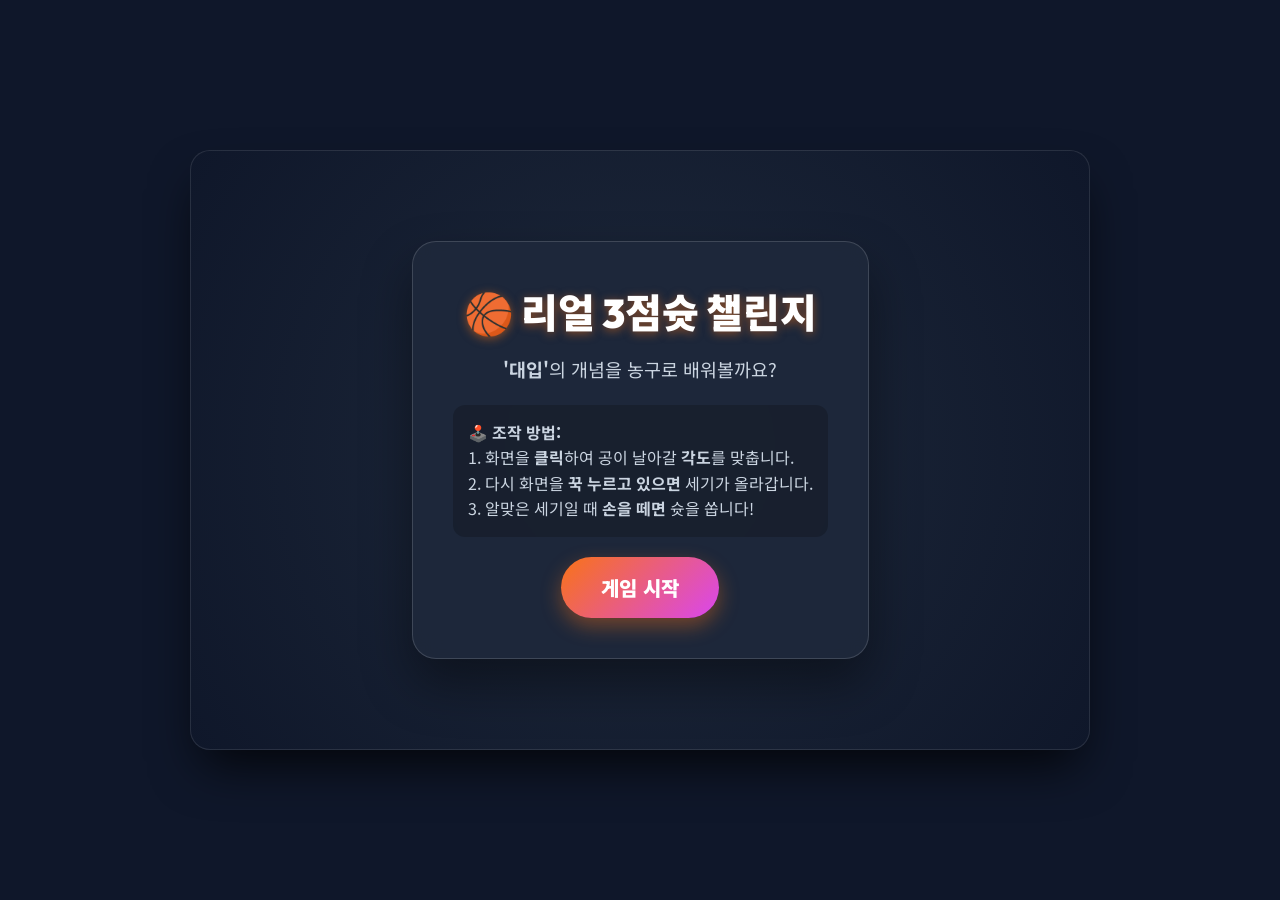
<file: materials/unit3/3.2농구대입.html>
<!DOCTYPE html>
<html lang="ko">
<head>
  <meta charset="UTF-8">
  <meta name="viewport" content="width=device-width, initial-scale=1.0, maximum-scale=1.0, user-scalable=no">
  <title>대입: 3점슛 농구 게임 2.0</title>
  <link href="https://fonts.googleapis.com/css2?family=Noto+Sans+KR:wght@400;700;900&family=Outfit:wght@500;700;900&display=swap" rel="stylesheet">
  <style>
    :root {
      --primary: #f97316;
      --primary-hover: #ea580c;
      --bg-dark: #0f172a;
      --panel-bg: rgba(30, 41, 59, 0.9);
      --text: #f8fafc;
      --accent: #38bdf8;
    }

    * { box-sizing: border-box; margin: 0; padding: 0; user-select: none; }

    body {
      font-family: 'Noto Sans KR', sans-serif;
      background: #0f172a;
      color: var(--text);
      display: flex;
      justify-content: center;
      align-items: center;
      min-height: 100vh;
      overflow: hidden;
      touch-action: none; /* Prevent scroll on touch */
    }

    .app-container {
      position: relative;
      width: 100%;
      max-width: 900px;
      height: 600px;
      background: radial-gradient(circle at center, #1e293b 0%, #0f172a 100%);
      border-radius: 20px;
      box-shadow: 0 25px 50px -12px rgba(0, 0, 0, 0.8), inset 0 0 0 1px rgba(255, 255, 255, 0.1);
      overflow: hidden;
    }

    /* Screens */
    .screen {
      position: absolute;
      top: 0; left: 0; width: 100%; height: 100%;
      display: flex;
      flex-direction: column;
      justify-content: center;
      align-items: center;
      transition: opacity 0.4s ease, transform 0.4s ease;
      opacity: 0;
      pointer-events: none;
      transform: scale(0.95);
      z-index: 20;
    }

    .screen.active {
      opacity: 1;
      pointer-events: auto;
      transform: scale(1);
    }

    .glass-panel {
      background: var(--panel-bg);
      backdrop-filter: blur(12px);
      border: 1px solid rgba(255, 255, 255, 0.15);
      border-radius: 24px;
      padding: 40px;
      text-align: center;
      max-width: 550px;
      box-shadow: 0 25px 50px rgba(0, 0, 0, 0.4);
    }

    h1 {
      font-family: 'Outfit', 'Noto Sans KR', sans-serif;
      font-size: 2.5rem;
      font-weight: 900;
      margin-bottom: 15px;
      color: #fff;
      text-shadow: 0 2px 10px rgba(249, 115, 22, 0.5);
    }

    h2 { font-size: 2rem; margin-bottom: 15px; color: var(--primary); }

    p { font-size: 1.15rem; line-height: 1.6; color: #cbd5e1; margin-bottom: 20px; }

    .btn {
      background: linear-gradient(135deg, var(--primary), #d946ef);
      color: white;
      border: none;
      padding: 16px 40px;
      font-size: 1.25rem;
      font-weight: 900;
      border-radius: 50px;
      cursor: pointer;
      transition: all 0.2s;
      font-family: 'Noto Sans KR', sans-serif;
      box-shadow: 0 8px 20px rgba(249, 115, 22, 0.4);
    }
    .btn:hover { transform: translateY(-3px); box-shadow: 0 12px 25px rgba(249, 115, 22, 0.6); }
    .btn:active { transform: translateY(1px); }

    /* Game UI */
    canvas {
      position: absolute; top: 0; left: 0; width: 100%; height: 100%; z-index: 5;
      background: url('file:///C:/Users/USER/.gemini/antigravity/brain/54bdddf9-675a-428d-bc06-c9a48efd6b97/basketball_court_1782821910663.png') center/cover no-repeat;
    }

    .hud {
      position: absolute; top: 20px; left: 0; width: 100%; padding: 0 30px;
      display: flex; justify-content: space-between; z-index: 10; pointer-events: none;
    }

    .hud-box {
      background: rgba(15, 23, 42, 0.8);
      border: 1px solid rgba(255, 255, 255, 0.2);
      padding: 12px 24px;
      border-radius: 16px;
      font-size: 1.5rem;
      font-weight: 900;
      font-family: 'Outfit', sans-serif;
      color: #fff;
    }
    .hud-box.timer { color: #38bdf8; }
    .hud-box.score { color: #facc15; }

    .instruction-toast {
      position: absolute; bottom: 40px; left: 50%; transform: translateX(-50%);
      background: rgba(255,255,255,0.95);
      color: #0f172a;
      padding: 12px 30px;
      border-radius: 30px;
      font-weight: 700;
      font-size: 1.2rem;
      z-index: 15;
      box-shadow: 0 10px 20px rgba(0,0,0,0.3);
      pointer-events: none;
      transition: opacity 0.2s;
    }

    /* Input styling */
    .input-group {
      display: flex; justify-content: center; align-items: center; gap: 15px; margin: 25px 0;
      font-size: 1.8rem; font-weight: 900; font-family: 'Outfit', sans-serif;
    }
    .calc-input {
      background: rgba(15, 23, 42, 0.8);
      border: 2px solid #475569;
      color: #fff;
      font-size: 1.8rem;
      font-weight: 900;
      padding: 10px;
      border-radius: 12px;
      width: 120px;
      text-align: center;
      outline: none;
      transition: all 0.3s;
    }
    .calc-input:focus { border-color: var(--primary); box-shadow: 0 0 15px rgba(249, 115, 22, 0.4); }
    .feedback { font-weight: 700; font-size: 1.1rem; min-height: 24px; margin-top: 15px; }

  </style>
</head>
<body>

  <div class="app-container">
    
    <!-- Title Screen -->
    <div id="startScreen" class="screen active">
      <div class="glass-panel">
        <h1>🏀 리얼 3점슛 챌린지</h1>
        <p><strong>'대입'</strong>의 개념을 농구로 배워볼까요?</p>
        <p style="text-align: left; background: rgba(0,0,0,0.2); padding: 15px; border-radius: 12px; font-size: 1rem;">
          🕹️ <strong>조작 방법:</strong><br>
          1. 화면을 <strong>클릭</strong>하여 공이 날아갈 <strong>각도</strong>를 맞춥니다.<br>
          2. 다시 화면을 <strong>꾹 누르고 있으면</strong> 세기가 올라갑니다.<br>
          3. 알맞은 세기일 때 <strong>손을 떼면</strong> 슛을 쏩니다!
        </p>
        <button class="btn" onclick="startGame()">게임 시작</button>
      </div>
    </div>

    <!-- Game Screen -->
    <div id="gameScreen" class="screen">
      <div class="hud">
        <div class="hud-box timer">⏱️ <span id="timeDisplay">60</span>s</div>
        <div class="hud-box score">🏀 <span id="goalsDisplay">0</span> 골</div>
      </div>
      
      <canvas id="gameCanvas" width="900" height="600"></canvas>
      <div id="toast" class="instruction-toast">화면을 클릭하여 각도를 맞추세요!</div>
    </div>

    <!-- Result Screen 1: My Score -->
    <div id="resultScreen1" class="screen">
      <div class="glass-panel">
        <h2>⏰ 타임 오버!</h2>
        <p>훌륭합니다! 60초 동안 총 <strong style="color:var(--primary); font-size: 1.5rem;"><span id="actualGoals"></span>골</strong>을 넣었습니다.</p>
        <p>3점슛의 점수 계산식은 <strong>3x</strong> 입니다. (x = 넣은 골의 수)<br>
           그렇다면 당신이 얻은 최종 점수는 몇 점일까요?</p>
        <div class="input-group">
          3 × <span id="actualGoals2" style="color:var(--primary);"></span> = 
          <input type="number" id="myScoreInput" class="calc-input" placeholder="정답"> 점
        </div>
        <button class="btn" onclick="checkMyScore()">정답 확인</button>
        <div id="myScoreFeedback" class="feedback"></div>
      </div>
    </div>

    <!-- Result Screen 2: Random Quiz -->
    <div id="resultScreen2" class="screen">
      <div class="glass-panel">
        <h2>🎉 정답입니다!</h2>
        <p>대입의 개념을 완벽히 이해하셨군요!<br>그럼 마지막으로 <strong>하나만 더</strong> 계산해볼까요?</p>
        <p style="font-size: 1.3rem;">만약 당신이 <strong style="color:var(--accent);"><span id="randomGoals"></span>골</strong>을 넣었다면<br>점수가 어떻게 될까요?</p>
        <div class="input-group">
          3 × <span id="randomGoals2" style="color:var(--accent);"></span> = 
          <input type="number" id="randomScoreInput" class="calc-input" placeholder="정답"> 점
        </div>
        <button class="btn" onclick="checkRandomScore()">최종 확인</button>
        <div id="randomScoreFeedback" class="feedback"></div>
      </div>
    </div>

  </div>

  <script>
    // System & State
    const canvas = document.getElementById('gameCanvas');
    const ctx = canvas.getContext('2d');
    const toast = document.getElementById('toast');
    
    // States: START -> ANGLE_SELECT -> POWER_CHARGE -> SHOOTING -> END
    let gameState = 'START';
    let timeRemaining = 60;
    let goals = 0;
    let timerInterval;
    let animationId;

    // Game Physics & Params
    const GRAVITY = 0.5;
    let angle = 45;
    let angleDir = 1;
    let power = 20;
    let powerDir = 1;
    
    let ball = { x: 120, y: 450, radius: 18, vx: 0, vy: 0, rotation: 0, vRot: 0 };
    const hoop = { x: 740, y: 220, width: 65, thickness: 8 };
    let particles = [];

    // Interaction Listeners
    function handleInputStart(e) {
      if (e.type === 'touchstart') e.preventDefault();
      
      if (gameState === 'ANGLE_SELECT') {
        gameState = 'POWER_CHARGE';
        power = 20;
        powerDir = 1;
        toast.innerText = "꾹 누르고 있다가 알맞을 때 손을 떼세요!";
      } else if (gameState === 'SHOOTING') {
        // block input while ball is flying
      }
    }

    function handleInputEnd(e) {
      if (e.type === 'touchend') e.preventDefault();
      
      if (gameState === 'POWER_CHARGE') {
        gameState = 'SHOOTING';
        toast.style.opacity = 0; // hide toast while flying
        shootBall();
      }
    }

    canvas.addEventListener('mousedown', handleInputStart);
    canvas.addEventListener('mouseup', handleInputEnd);
    canvas.addEventListener('touchstart', handleInputStart, {passive: false});
    canvas.addEventListener('touchend', handleInputEnd, {passive: false});

    // Screen Management
    function switchScreen(screenId) {
      document.querySelectorAll('.screen').forEach(s => s.classList.remove('active'));
      document.getElementById(screenId).classList.add('active');
    }

    function startGame() {
      switchScreen('gameScreen');
      goals = 0; timeRemaining = 60;
      document.getElementById('goalsDisplay').innerText = goals;
      document.getElementById('timeDisplay').innerText = timeRemaining;
      
      resetShot();
      
      timerInterval = setInterval(() => {
        timeRemaining--;
        document.getElementById('timeDisplay').innerText = timeRemaining;
        if (timeRemaining <= 0) endGame();
      }, 1000);

      if(animationId) cancelAnimationFrame(animationId);
      animationId = requestAnimationFrame(gameLoop);
    }

    function resetShot() {
      if(timeRemaining <= 0) return;
      ball.x = 120; ball.y = 450; ball.vx = 0; ball.vy = 0; ball.vRot = 0;
      gameState = 'ANGLE_SELECT';
      toast.innerText = "화면을 클릭(터치)하여 각도를 고정하세요!";
      toast.style.opacity = 1;
    }

    function shootBall() {
      const rad = angle * Math.PI / 180;
      const velMulti = 0.38; // fine tune this for game feel
      ball.vx = Math.cos(rad) * power * velMulti;
      ball.vy = -Math.sin(rad) * power * velMulti;
      ball.vRot = (Math.random() - 0.5) * 0.5; // add spin
    }

    function endGame() {
      clearInterval(timerInterval);
      gameState = 'END';
      cancelAnimationFrame(animationId);
      
      // Setup Screen 1
      document.getElementById('actualGoals').innerText = goals;
      document.getElementById('actualGoals2').innerText = goals;
      document.getElementById('myScoreInput').value = '';
      document.getElementById('myScoreFeedback').innerText = '';
      
      setTimeout(() => switchScreen('resultScreen1'), 1000);
    }

    // Checking Logics
    function checkMyScore() {
      const input = parseInt(document.getElementById('myScoreInput').value);
      const feedback = document.getElementById('myScoreFeedback');
      if (input === goals * 3) {
        // Correct -> Go to Screen 2
        setupRandomQuiz();
        switchScreen('resultScreen2');
      } else {
        feedback.style.color = '#ef4444';
        feedback.innerText = "아쉽네요. 다시 한번 계산해 볼까요? (3 × 넣은 골 수)";
      }
    }

    let currentRandomGoals = 0;
    function setupRandomQuiz() {
      currentRandomGoals = Math.floor(Math.random() * 40) + 10; // 10 ~ 49
      document.getElementById('randomGoals').innerText = currentRandomGoals;
      document.getElementById('randomGoals2').innerText = currentRandomGoals;
      document.getElementById('randomScoreInput').value = '';
      document.getElementById('randomScoreFeedback').innerText = '';
    }

    function checkRandomScore() {
      const input = parseInt(document.getElementById('randomScoreInput').value);
      const feedback = document.getElementById('randomScoreFeedback');
      if (input === currentRandomGoals * 3) {
        feedback.style.color = '#4ade80';
        feedback.innerText = "정답입니다! 대입의 달인이 되셨군요! 🎉";
        setTimeout(() => switchScreen('startScreen'), 2500);
      } else {
        feedback.style.color = '#ef4444';
        feedback.innerText = "조금만 더 생각해볼까요? 식은 3x 입니다!";
      }
    }

    // Graphic Renderers
    function drawRealisticBasketball(ctx, x, y, r, rot) {
      ctx.save();
      ctx.translate(x, y);
      ctx.rotate(rot);
      
      // Base Ball with Shading
      const grad = ctx.createRadialGradient(-r*0.3, -r*0.3, r*0.1, 0, 0, r);
      grad.addColorStop(0, '#f97316');
      grad.addColorStop(0.8, '#c2410c');
      grad.addColorStop(1, '#7c2d12');
      
      ctx.beginPath(); ctx.arc(0, 0, r, 0, Math.PI*2);
      ctx.fillStyle = grad; ctx.fill();
      
      // Lines
      ctx.strokeStyle = '#431407'; ctx.lineWidth = 1.5;
      ctx.beginPath();
      ctx.moveTo(0, -r); ctx.lineTo(0, r);
      ctx.moveTo(-r, 0); ctx.lineTo(r, 0);
      ctx.moveTo(-r*0.7, -r*0.7); ctx.quadraticCurveTo(0, 0, -r*0.7, r*0.7);
      ctx.moveTo(r*0.7, -r*0.7); ctx.quadraticCurveTo(0, 0, r*0.7, r*0.7);
      ctx.stroke();
      ctx.restore();
    }

    function drawHoopBack(ctx) {
      // Glass Backboard
      ctx.fillStyle = 'rgba(240, 248, 255, 0.25)';
      ctx.strokeStyle = 'rgba(255, 255, 255, 0.8)';
      ctx.lineWidth = 4;
      ctx.beginPath(); ctx.roundRect(hoop.x + hoop.width + 15, hoop.y - 130, 15, 170, 5);
      ctx.fill(); ctx.stroke();

      // Red Square
      ctx.strokeStyle = '#ef4444'; ctx.lineWidth = 4;
      ctx.strokeRect(hoop.x + hoop.width + 12, hoop.y - 60, 6, 50);

      // Back half of Rim & Net
      ctx.fillStyle = '#ea580c';
      ctx.beginPath(); ctx.ellipse(hoop.x + hoop.width/2, hoop.y, hoop.width/2, hoop.thickness, 0, Math.PI, Math.PI*2); ctx.fill();
      
      ctx.strokeStyle = 'rgba(255,255,255,0.4)'; ctx.lineWidth = 1;
      ctx.beginPath();
      for(let i=0; i<=hoop.width; i+=10) { ctx.moveTo(hoop.x+i, hoop.y); ctx.lineTo(hoop.x+i*0.8+6, hoop.y+55); }
      ctx.stroke();
    }

    function drawHoopFront(ctx) {
      // Front half of Rim & Net
      ctx.fillStyle = '#c2410c'; // darker for 3D effect
      ctx.beginPath(); ctx.ellipse(hoop.x + hoop.width/2, hoop.y, hoop.width/2, hoop.thickness, 0, 0, Math.PI); ctx.fill();
      
      ctx.strokeStyle = 'rgba(255,255,255,0.7)'; ctx.lineWidth = 1.5;
      ctx.beginPath();
      for(let i=0; i<=hoop.width; i+=10) { ctx.moveTo(hoop.x+i, hoop.y); ctx.lineTo(hoop.x+i*0.8+6, hoop.y+55); }
      for(let j=10; j<=50; j+=10) { ctx.moveTo(hoop.x + j*0.1, hoop.y+j); ctx.lineTo(hoop.x + hoop.width - j*0.1, hoop.y+j); }
      ctx.stroke();
    }

    function drawPlayer(ctx) {
      ctx.save();
      const px = 95;
      const py = 450; 
      
      // Shadow
      ctx.fillStyle = 'rgba(0,0,0,0.4)';
      ctx.beginPath(); ctx.ellipse(px, py+30, 25, 6, 0, 0, Math.PI*2); ctx.fill();

      // Legs
      ctx.fillStyle = '#c88753'; 
      ctx.beginPath(); ctx.roundRect(px-12, py-5, 8, 30, 4); ctx.fill(); 
      ctx.beginPath(); ctx.roundRect(px+4, py-5, 8, 30, 4); ctx.fill(); 
      
      // Sneakers
      ctx.fillStyle = '#f1f5f9';
      ctx.beginPath(); ctx.roundRect(px-16, py+20, 16, 10, 5); ctx.fill(); 
      ctx.beginPath(); ctx.roundRect(px+2, py+20, 16, 10, 5); ctx.fill(); 
      ctx.fillStyle = '#ef4444';
      ctx.fillRect(px-12, py+25, 8, 3);
      ctx.fillRect(px+6, py+25, 8, 3);

      // Shorts (Jersey bottom)
      ctx.fillStyle = '#1e3a8a'; 
      ctx.beginPath(); ctx.roundRect(px-15, py-30, 30, 30, 3); ctx.fill();
      ctx.fillStyle = '#facc15'; 
      ctx.fillRect(px-15, py-5, 30, 4);
      ctx.fillRect(px-15, py-30, 30, 4);

      // Torso (Jersey top)
      ctx.fillStyle = '#1e3a8a';
      ctx.beginPath(); ctx.roundRect(px-14, py-70, 28, 45, 5); ctx.fill();
      
      // Jersey number
      ctx.fillStyle = '#facc15';
      ctx.font = '900 16px Outfit';
      ctx.textAlign = 'center';
      ctx.fillText('7', px, py-40);

      // Arms
      ctx.fillStyle = '#c88753'; 
      ctx.beginPath(); ctx.roundRect(px-20, py-70, 8, 35, 4); ctx.fill(); 
      ctx.beginPath(); ctx.roundRect(px+12, py-70, 8, 35, 4); ctx.fill(); 

      // Head
      ctx.fillStyle = '#c88753';
      ctx.beginPath(); ctx.arc(px, py-85, 14, 0, Math.PI*2); ctx.fill();
      
      // Hair & Headband
      ctx.fillStyle = '#111827';
      ctx.beginPath(); ctx.arc(px, py-90, 14, Math.PI, 0); ctx.fill();
      ctx.fillStyle = '#facc15';
      ctx.fillRect(px-13, py-90, 26, 6);

      ctx.restore();
    }

    function createParticles(x, y) {
      for(let i=0; i<25; i++) {
        particles.push({
          x: x, y: y,
          vx: (Math.random()-0.5)*10, vy: (Math.random()-0.5)*10,
          life: 1, color: ['#f97316', '#facc15', '#ffffff'][Math.floor(Math.random()*3)]
        });
      }
    }

    // Main Game Loop
    function gameLoop() {
      if (gameState === 'END') return;
      ctx.clearRect(0, 0, canvas.width, canvas.height);
      
      // Update Logics
      if (gameState === 'ANGLE_SELECT') {
        angle += 1.5 * angleDir;
        if(angle > 75) { angle = 75; angleDir = -1; }
        if(angle < 15) { angle = 15; angleDir = 1; }
      }
      
      if (gameState === 'POWER_CHARGE') {
        power += 2.0 * powerDir;
        if(power > 100) { power = 100; powerDir = -1; }
        if(power < 20) { power = 20; powerDir = 1; }
      }

      // Ball Physics
      if (gameState === 'SHOOTING') {
        const prevY = ball.y;
        ball.vy += GRAVITY;
        ball.x += ball.vx;
        ball.y += ball.vy;
        ball.rotation += ball.vRot;
        
        // Out of bounds -> reset
        if (ball.y > canvas.height + 50 || ball.x > canvas.width + 50) resetShot();
        
        // Scoring (passing through hoop center top-down)
        if (prevY < hoop.y && ball.y >= hoop.y) {
           if (ball.x > hoop.x && ball.x < hoop.x + hoop.width) {
               goals++;
               document.getElementById('goalsDisplay').innerText = goals;
               createParticles(hoop.x + hoop.width/2, hoop.y + 10);
               setTimeout(() => { if(gameState === 'SHOOTING') resetShot(); }, 600);
           }
        }
        
        // Backboard collision bounce
        const boardX = hoop.x + hoop.width + 10;
        if (ball.x + ball.radius > boardX && ball.x < boardX + 20) {
            if (ball.y > hoop.y - 120 && ball.y < hoop.y + 20) {
                ball.vx = -ball.vx * 0.6; // bounce
                ball.x = boardX - ball.radius;
            }
        }
      }

      // --- RENDERING ---
      drawPlayer(ctx);

      // Aim Line (if not shooting)
      if (gameState !== 'SHOOTING') {
        ctx.beginPath(); ctx.moveTo(ball.x, ball.y);
        const rad = angle * Math.PI / 180;
        const lineLen = gameState === 'POWER_CHARGE' ? power * 2 : 100; // line grows with power
        ctx.lineTo(ball.x + Math.cos(rad)*lineLen, ball.y - Math.sin(rad)*lineLen);
        ctx.strokeStyle = gameState === 'POWER_CHARGE' ? '#f97316' : 'rgba(255,255,255,0.4)';
        ctx.lineWidth = gameState === 'POWER_CHARGE' ? 4 : 2;
        ctx.setLineDash([8, 8]); ctx.stroke(); ctx.setLineDash([]);
      }

      // Draw Power Bar HUD if charging
      if (gameState === 'POWER_CHARGE') {
        ctx.fillStyle = 'rgba(0,0,0,0.5)';
        ctx.fillRect(ball.x - 30, ball.y + 30, 60, 10);
        ctx.fillStyle = power > 80 ? '#ef4444' : power > 50 ? '#facc15' : '#4ade80';
        ctx.fillRect(ball.x - 30, ball.y + 30, (power/100)*60, 10);
      }

      drawHoopBack(ctx);
      drawRealisticBasketball(ctx, ball.x, ball.y, ball.radius, ball.rotation);
      drawHoopFront(ctx);

      // Particles
      for(let i=particles.length-1; i>=0; i--) {
        let p = particles[i];
        p.x += p.vx; p.y += p.vy; p.life -= 0.03;
        if(p.life <= 0) { particles.splice(i, 1); continue; }
        ctx.globalAlpha = p.life;
        ctx.fillStyle = p.color;
        ctx.beginPath(); ctx.arc(p.x, p.y, 4, 0, Math.PI*2); ctx.fill();
        ctx.globalAlpha = 1.0;
      }

      animationId = requestAnimationFrame(gameLoop);
    }
  </script>
</body>
</html>
</file>
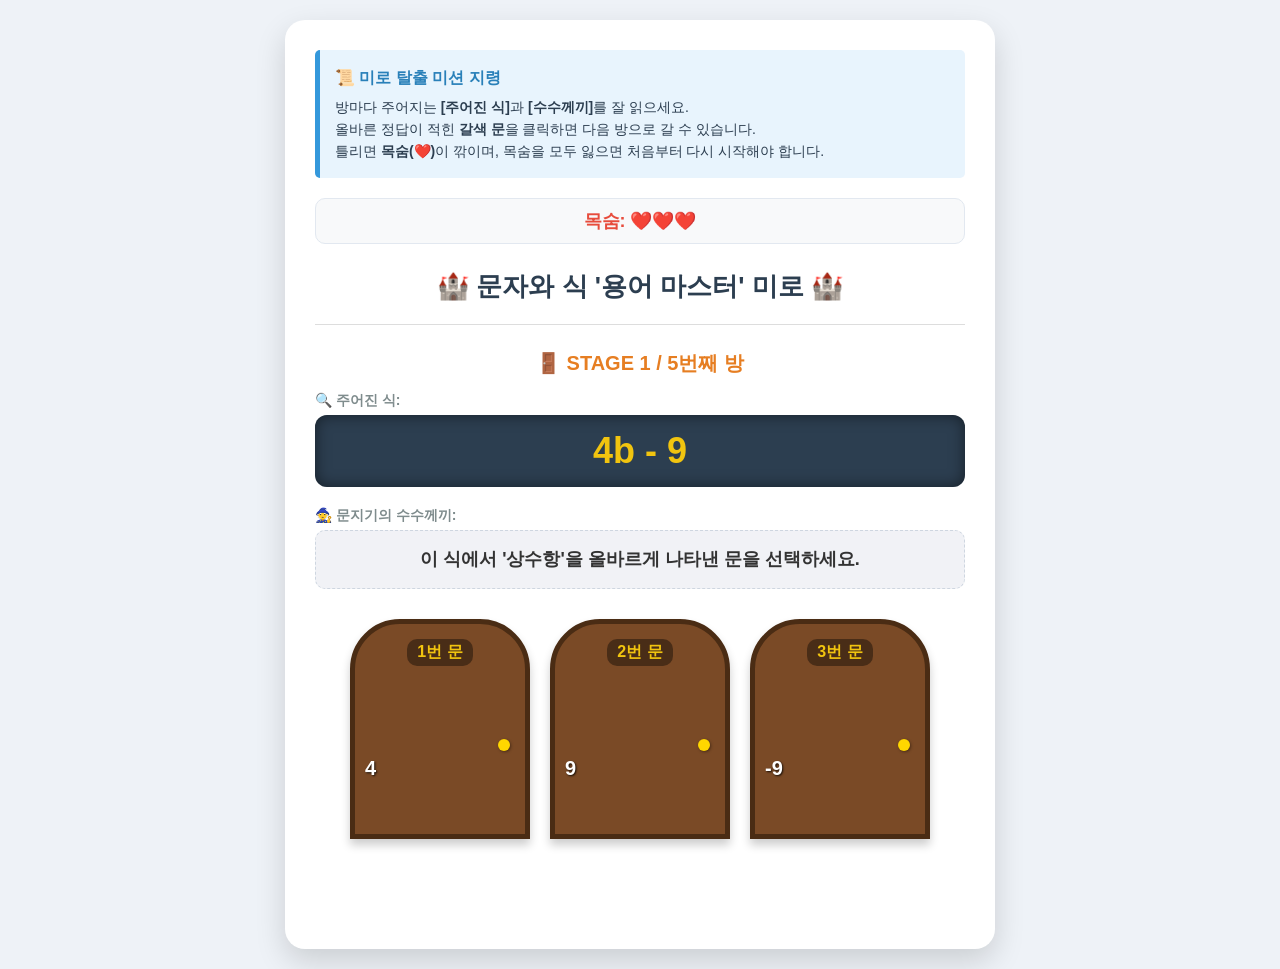
<file: materials/unit3/3.3용어미로찾기.html>
<!DOCTYPE html>
<html lang="ko">
<head>
    <meta charset="UTF-8">
    <meta name="viewport" content="width=device-width, initial-scale=1.0">
    <title>중1 수학 일차식 미로 탈출</title>
    <style>
        body {
            font-family: 'Malgun Gothic', sans-serif;
            background-color: #eef2f7;
            display: flex;
            justify-content: center;
            align-items: center;
            padding: 20px;
            margin: 0;
            min-height: 100vh;
        }
        .game-container {
            background: white;
            padding: 30px;
            border-radius: 20px;
            box-shadow: 0 12px 30px rgba(0,0,0,0.15);
            max-width: 650px;
            width: 100%;
            text-align: center;
        }
        
        /* 최상단 미션 지령 바 */
        .mission-box {
            background-color: #e8f4fd;
            border-left: 5px solid #3498db;
            padding: 15px;
            border-radius: 5px;
            text-align: left;
            margin-bottom: 20px;
            font-size: 14px;
            color: #2c3e50;
            line-height: 1.6;
        }
        .mission-box h3 { margin: 0 0 5px 0; color: #2980b9; font-size: 16px; }

        /* 상태 바 (목숨) */
        .status-bar {
            display: flex;
            justify-content: center;
            background-color: #f8f9fa;
            padding: 10px 20px;
            border-radius: 10px;
            margin-bottom: 25px;
            font-weight: bold;
            font-size: 18px;
            border: 1px solid #e2e8f0;
        }
        .lives { color: #e74c3c; }

        h1 { color: #2c3e50; margin-bottom: 20px; font-size: 26px; font-weight: bold; }
        .stage-info { font-weight: bold; color: #e67e22; font-size: 20px; margin-bottom: 15px; }
        
        .label-text { font-size: 14px; color: #7f8c8d; font-weight: bold; margin-bottom: 5px; text-align: left; }

        /* 수식 박스 */
        .expression-box {
            background-color: #2c3e50;
            color: #f1c40f;
            font-size: 36px;
            font-weight: bold;
            padding: 15px;
            border-radius: 12px;
            margin-bottom: 20px;
            box-shadow: inset 0 0 15px rgba(0,0,0,0.5);
            display: flex;
            justify-content: center;
            align-items: center;
            gap: 5px;
        }

        /* 세로형 분수 CSS */
        .frac {
            display: inline-flex;
            flex-direction: column;
            vertical-align: middle;
            align-items: center;
            line-height: 1.1;
            padding: 0 6px;
        }
        .frac .top {
            border-bottom: 3px solid #f1c40f;
            padding-bottom: 2px;
            font-size: 30px;
        }
        .frac .bottom {
            padding-top: 2px;
            font-size: 30px;
        }

        /* 옵션 안의 분수용 작은 스타일 */
        .door-text .frac .top { border-bottom: 2px solid white; font-size: 18px; }
        .door-text .frac .bottom { font-size: 18px; }

        /* 질문 표시 영역 */
        .question-box {
            background-color: #f1f2f6;
            border-radius: 10px;
            padding: 15px;
            font-size: 18px; 
            color: #333; 
            margin-bottom: 30px; 
            font-weight: bold; 
            line-height: 1.5;
            border: 1px dashed #ced6e0;
        }
        
        /* 문 가로 배치 컨테이너 */
        .doors-container { 
            display: flex; 
            justify-content: center; 
            gap: 20px; 
            margin-bottom: 20px;
        }

        /* 갈색 아치형 문 디자인 */
        .door-btn {
            flex: 1;
            max-width: 180px;
            height: 220px;
            background-color: #7a4a26; 
            border: 5px solid #4a2c14;  
            border-radius: 50px 50px 0 0; 
            color: white;
            cursor: pointer;
            position: relative;
            transition: transform 0.2s, background-color 0.3s;
            display: flex;
            flex-direction: column;
            justify-content: space-between;
            padding: 15px 10px;
            box-shadow: 0 6px 10px rgba(0,0,0,0.2);
        }
        /* 금빛 문고리 */
        .door-btn::after {
            content: '';
            position: absolute;
            top: 55%;
            right: 15px;
            width: 12px;
            height: 12px;
            background-color: #ffd700; 
            border-radius: 50%;
            box-shadow: 1px 1px 3px rgba(0,0,0,0.4);
        }
        .door-btn:hover:not(:disabled) {
            background-color: #915830;
            transform: translateY(-5px);
        }
        /* 문 열림 시각 효과 */
        .door-btn.opened {
            background-color: #1a252f !important;
            border-color: #11181f !important;
            color: #7f8c8d;
            transform: scale(0.95);
        }
        .door-btn:disabled { cursor: not-allowed; }

        .door-number {
            font-size: 16px;
            font-weight: bold;
            background: rgba(0,0,0,0.4);
            padding: 3px 10px;
            border-radius: 10px;
            align-self: center;
            color: #f1c40f;
        }
        .door-text {
            font-size: 20px;
            font-weight: bold;
            height: 100px;
            display: flex;
            align-items: center;
            justify-content: center;
            word-break: keep-all;
            text-shadow: 1px 1px 2px rgba(0,0,0,0.8);
        }

        /* 결과 메시지 */
        .result-message { margin-top: 20px; font-size: 20px; font-weight: bold; min-height: 60px; line-height: 1.5; }
        .success { color: #27ae60; }
        .fail { color: #e74c3c; }
        
        .reset-btn {
            background-color: #2ecc71;
            color: white;
            border: none;
            padding: 15px 35px;
            font-size: 18px;
            font-weight: bold;
            border-radius: 8px;
            cursor: pointer;
            margin-top: 15px;
            box-shadow: 0 4px 10px rgba(46, 204, 113, 0.4);
            transition: background-color 0.2s;
        }
        .reset-btn:hover { background-color: #27ae60; }
    </style>
</head>
<body>

<div class="game-container">
    <div class="mission-box">
        <h3>📜 미로 탈출 미션 지령</h3>
        방마다 주어지는 <strong>[주어진 식]</strong>과 <strong>[수수께끼]</strong>를 잘 읽으세요.<br>
        올바른 정답이 적힌 <strong>갈색 문</strong>을 클릭하면 다음 방으로 갈 수 있습니다.<br>
        틀리면 <strong>목숨(❤️)</strong>이 깎이며, 목숨을 모두 잃으면 처음부터 다시 시작해야 합니다.
    </div>

    <div class="status-bar">
        <div class="lives" id="lives-display">목숨: ❤️❤️❤️</div>
    </div>

    <h1>🏰 문자와 식 '용어 마스터' 미로 🏰</h1>
    <hr style="border: 0; height: 1px; background: #ddd; margin: 15px 0 25px 0;">

    <div id="game-screen">
        <div class="stage-info" id="stage-title"></div>
        
        <div class="label-text">🔍 주어진 식:</div>
        <div class="expression-box" id="expr-display"></div>
        
        <div class="label-text">🧙 문지기의 수수께끼:</div>
        <div class="question-box" id="question-display"></div>
        
        <div class="doors-container">
            <button class="door-btn" onclick="checkAnswer(0)" id="door0">
                <span class="door-number">1번 문</span>
                <span class="door-text" id="door-text0"></span>
            </button>
            <button class="door-btn" onclick="checkAnswer(1)" id="door1">
                <span class="door-number">2번 문</span>
                <span class="door-text" id="door-text1"></span>
            </button>
            <button class="door-btn" onclick="checkAnswer(2)" id="door2">
                <span class="door-number">3번 문</span>
                <span class="door-text" id="door-text2"></span>
            </button>
        </div>
    </div>

    <div class="result-message" id="result-display"></div>
    <div id="action-area"></div>
</div>

<script>
// 중1 수학 문자와 식 단원 핵심 개념 완벽 반영한 15개 문제 풀 (요청 반영)
const problemPool = [
    { expr: "2x² - 3x + 5", q: "이 식에서 'x의 계수'가 적힌 문은 어디일까요? (부호 주의!)", options: ["2", "-3", "5"], ans: 1 },
    { expr: "-x² + 4", q: "이 다항식의 '차수'는 얼마일까요? 차수와 일치하는 문을 고르세요.", options: ["1차", "2차", "3차"], ans: 1 },
    { expr: "3x² + x - 1", q: "이 식에서 '상수항'이 적힌 문을 찾아보세요. (부호 조심!)", options: ["3", "1", "-1"], ans: 2 },
    { expr: "5x - 2", q: "이 식은 '일차식'이 맞을까요? 올바른 설명이 적힌 문을 고르세요.", options: ["맞다 (1차식)", "아니다 (상수항 때문에)", "아니다 (2차식이다)"], ans: 0 },
    { expr: "-3x", q: "이 식에 대한 설명 중 '거짓말(틀린 설명)'을 하고 있는 문은 어디일까요?", options: ["항이 1개인 단항식이다.", "단항식은 다항식이 아니다.", "x의 계수는 -3이다."], ans: 1 },
    { expr: "<div class='frac'><span class='top'>1</span><span class='bottom'>2</span></div>x + 7", q: "이 식을 이루고 있는 '항'은 총 몇 개일까요? 개수가 적힌 문을 고르세요.", options: ["1개", "2개", "3개"], ans: 1 },
    { expr: "-2a² + 5a", q: "문자가 a로 바뀌었습니다! 이 식에서 'a²의 계수'가 적힌 문은?", options: ["-2", "5", "0"], ans: 0 },
    { expr: "4b - 9", q: "이 식에서 '상수항'을 올바르게 나타낸 문을 선택하세요.", options: ["4", "9", "-9"], ans: 2 },
    { expr: "7x³ - x + 1", q: "이 다항식의 '차수'는 얼마일까요?", options: ["1차식", "2차식", "3차식"], ans: 2 },
    { expr: "-5y - 8", q: "이 식에서 'y의 계수'는 얼마일까요? 부호를 잊지 마세요!", options: ["5", "-5", "-8"], ans: 1 },
    { expr: "<div class='frac'><span class='top'>x</span><span class='bottom'>3</span></div> + 2", q: "이 식에서 'x의 계수'는 무엇일까요? 분수 형태를 잘 생각해 보세요!", options: ["3", "1", "<div class='frac'><span class='top'>1</span><span class='bottom'>3</span></div>"], ans: 2 },
    { expr: "0.1x² - 0.5x", q: "이 식에서 'x의 계수'를 올바르게 말한 문을 고르세요.", options: ["0.1", "-0.5", "0.5"], ans: 1 },
    { expr: "a + b - 3", q: "이 식을 이루고 있는 '항'은 모두 몇 개일까요?", options: ["2개", "3개", "4개"], ans: 1 },
    { expr: "6", q: "상수만 덩그러니 있는 식 '6'의 '차수'는 얼마라고 해야 할까요?", options: ["0차", "1차", "차수가 없다"], ans: 0 },
    { expr: "<div class='frac'><span class='top'>4</span><span class='bottom'>x</span></div> + 1", q: "이 식은 '일차식'이 맞을까요? 함정을 조심하세요!", options: ["일차식이 맞다.", "아니다. (문자가 분모에 있으면 다항식이 아님)", "일차식이 아니라 2차식이다."], ans: 1 }
];

let currentStages = [];
let currentStageIdx = 0;
let lives = 3;

function updateStatusUI() {
    let heartStr = "목숨: ";
    for(let i=0; i<3; i++) {
        heartStr += (i < lives) ? "❤️" : "💔";
    }
    document.getElementById("lives-display").innerText = heartStr;
}

function initGame() {
    // 15개 전체 풀에서 5문제를 무작위로 새로 섞어서 추출 (매 판 문제가 완전히 바뀜)
    const shuffled = [...problemPool].sort(() => 0.5 - Math.random());
    currentStages = shuffled.slice(0, 5);
    currentStageIdx = 0;
    lives = 3;
    
    document.getElementById("action-area").innerHTML = "";
    document.getElementById("result-display").innerHTML = "";
    document.getElementById("game-screen").style.display = "block";
    
    updateStatusUI();
    showStage();
}

function showStage() {
    if(currentStageIdx >= 5) {
        // [요청반영] 클리어 시 재도전 버튼 활성화 및 새로운 문제 매칭 가능하도록 설정
        document.getElementById("game-screen").style.display = "none";
        document.getElementById("result-display").innerHTML = "<span class='success'>🎉 축하합니다! 모든 수수께끼를 풀고 미로를 완벽하게 탈출했습니다! 🎉<br><br>🏅 당신은 이제 중1 문자와 식 '용어 마스터'입니다!</span>";
        document.getElementById("action-area").innerHTML = "<button class='reset-btn' onclick='initGame()'>새로운 미로 도전하기 🔄</button>";
        return;
    }

    const stage = currentStages[currentStageIdx];
    document.getElementById("stage-title").innerText = `🚪 STAGE ${currentStageIdx + 1} / 5번째 방`;
    document.getElementById("expr-display").innerHTML = stage.expr;
    document.getElementById("question-display").innerText = stage.q;
    
    for(let i=0; i<3; i++) {
        const door = document.getElementById(`door${i}`);
        document.getElementById(`door-text${i}`).innerHTML = stage.options[i]; // 분수 표현을 위해 innerHTML 사용
        door.disabled = false;
        door.classList.remove("opened");
    }
}

function checkAnswer(choice) {
    const stage = currentStages[currentStageIdx];
    
    for(let i=0; i<3; i++) document.getElementById(`door${i}`).disabled = true;

    if(choice === stage.ans) {
        document.getElementById(`door${choice}`).classList.add("opened");
        document.getElementById("result-display").innerHTML = "<span class='success'>⭕ 정답입니다! 문이 열리며 다음 방으로 연결됩니다.</span>";
        currentStageIdx++;
        setTimeout(() => {
            document.getElementById("result-display").innerHTML = "";
            showStage();
        }, 1200);
    } else {
        lives--; 
        updateStatusUI();
        
        if (lives > 0) {
            document.getElementById("result-display").innerHTML = `<span class='fail'>❌ 잘못된 문입니다! 함정이 발동해 목숨을 잃었습니다.</span>`;
            setTimeout(() => {
                document.getElementById("result-display").innerHTML = "";
                for(let i=0; i<3; i++) document.getElementById(`door${i}`).disabled = false;
            }, 1200);
        } else {
            // [요청반영] 목숨 다 잃었을 때 새로고침 요구 문구만 단독 노출
            document.getElementById("game-screen").style.display = "none";
            document.getElementById("result-display").innerHTML = "<span class='fail'>💀 GAME OVER 💀<br><br>모든 목숨을 잃었습니다.<br><strong>페이지를 새로고침(F5)하여 다시 도전해 주세요!</strong></span>";
            document.getElementById("action-area").innerHTML = ""; // 버튼 제거
        }
    }
}

// 최초 실행
initGame();
</script>

</body>
</html>
</file>
<file: style.css>
/* -------------------------------------------------------------
 * 중학교 1학년 수학 도입 자료실 - V2 Sidebar Layout CSS
 * ------------------------------------------------------------- */

 :root {
  /* 컬러 팔레트 */
  --sidebar-bg: #0f172a; /* 딥 슬레이트 블루 */
  --sidebar-border: #1e293b;
  --sidebar-text: #94a3b8;
  --sidebar-text-hover: #f8fafc;
  
  --accent: #6366f1; /* 인디고 */
  --accent-light: #818cf8;
  --accent-bg: rgba(99, 102, 241, 0.15);
  
  --main-bg: #f1f5f9; /* 밝은 회백색 */
  --welcome-bg: #ffffff;
  
  --transition: all 0.25s cubic-bezier(0.4, 0, 0.2, 1);
  --sidebar-width: 320px;
}

* {
  box-sizing: border-box;
  margin: 0;
  padding: 0;
}

body {
  font-family: 'Noto Sans KR', 'Outfit', sans-serif;
  display: flex;
  height: 100vh;
  width: 100vw;
  overflow: hidden; /* 전체 페이지 스크롤 방지, 내부에서만 스크롤 */
  background-color: var(--main-bg);
}

/* =========================================
 * 1. 좌측 사이드바 디자인
 * ========================================= */
.sidebar {
  width: var(--sidebar-width);
  min-width: var(--sidebar-width);
  height: 100%;
  background-color: var(--sidebar-bg);
  border-right: 1px solid var(--sidebar-border);
  display: flex;
  flex-direction: column;
  color: var(--sidebar-text-hover);
  z-index: 10;
  box-shadow: 4px 0 15px rgba(0, 0, 0, 0.1);
}

.sidebar-header {
  padding: 24px;
  display: flex;
  align-items: center;
  gap: 12px;
  border-bottom: 1px solid var(--sidebar-border);
}

.logo-emoji {
  font-size: 2.2rem;
}

.logo-title {
  font-size: 1.25rem;
  font-weight: 700;
  letter-spacing: -0.5px;
  color: #ffffff;
}

.logo-subtitle {
  font-size: 0.8rem;
  color: var(--accent-light);
  font-family: 'Outfit', sans-serif;
  font-weight: 600;
  letter-spacing: 0.5px;
}

/* 단원 메뉴 영역 (스크롤 가능) */
.unit-menu {
  flex-grow: 1;
  overflow-y: auto;
  padding: 16px 0;
}

/* 커스텀 스크롤바 (사이드바) */
.unit-menu::-webkit-scrollbar {
  width: 6px;
}
.unit-menu::-webkit-scrollbar-track {
  background: var(--sidebar-bg);
}
.unit-menu::-webkit-scrollbar-thumb {
  background: var(--sidebar-border);
  border-radius: 10px;
}
.unit-menu::-webkit-scrollbar-thumb:hover {
  background: #334155;
}

/* 개별 단원 섹션 */
.unit-section {
  border-bottom: 1px solid rgba(255, 255, 255, 0.05);
}

.unit-header {
  padding: 16px 24px;
  display: flex;
  align-items: center;
  cursor: pointer;
  transition: var(--transition);
  color: var(--sidebar-text);
}

.unit-header:hover {
  background-color: rgba(255, 255, 255, 0.03);
  color: var(--sidebar-text-hover);
}

.chevron {
  width: 16px;
  height: 16px;
  margin-right: 12px;
  transition: transform 0.3s ease;
}

/* 단원이 열렸을 때 화살표 회전 */
.unit-section.open .chevron {
  transform: rotate(90deg);
  color: var(--accent-light);
}

.unit-title {
  font-weight: 500;
  font-size: 0.95rem;
  flex-grow: 1;
}

.item-count {
  font-size: 0.75rem;
  background-color: var(--sidebar-border);
  padding: 2px 8px;
  border-radius: 12px;
  font-family: 'Outfit', sans-serif;
  color: var(--sidebar-text);
}

.unit-section.open .item-count {
  background-color: var(--accent-bg);
  color: var(--accent-light);
}

/* 자료 리스트 (아코디언 내용) */
.material-list {
  list-style: none;
  max-height: 0;
  overflow: hidden;
  transition: max-height 0.3s ease, padding 0.3s ease;
  background-color: rgba(0, 0, 0, 0.2);
}

.unit-section.open .material-list {
  max-height: 1000px; /* 충분히 큰 값으로 설정하여 부드럽게 열리도록 함 */
  padding: 8px 0;
}

.material-item {
  padding: 10px 24px 10px 50px;
  display: flex;
  align-items: center;
  gap: 10px;
  font-size: 0.85rem;
  color: var(--sidebar-text);
  cursor: pointer;
  transition: var(--transition);
}

.material-item:hover {
  color: var(--sidebar-text-hover);
  background-color: rgba(255, 255, 255, 0.05);
}

.material-item.active {
  color: var(--accent-light);
  background-color: var(--accent-bg);
  border-right: 3px solid var(--accent);
}

.file-icon {
  width: 14px;
  height: 14px;
  opacity: 0.7;
}

.empty-item {
  padding: 10px 24px 10px 50px;
  font-size: 0.8rem;
  color: #475569;
  font-style: italic;
}

.sidebar-footer {
  padding: 20px 24px;
  border-top: 1px solid var(--sidebar-border);
  font-size: 0.8rem;
  color: #475569;
  line-height: 1.5;
}

code {
  background: #1e293b;
  color: #e2e8f0;
  padding: 2px 6px;
  border-radius: 4px;
  font-family: 'Outfit', monospace;
}

/* =========================================
 * 2. 우측 메인 컨텐츠 영역
 * ========================================= */
.main-content {
  flex-grow: 1;
  height: 100%;
  position: relative;
  display: flex;
  align-items: center;
  justify-content: center;
  background-color: var(--main-bg);
}

/* 환영 화면 (아무것도 선택 안 했을 때) */
.welcome-screen {
  text-align: center;
  padding: 40px;
  animation: fadeIn 0.5s ease;
}

.welcome-box {
  background: var(--welcome-bg);
  padding: 50px;
  border-radius: 20px;
  box-shadow: 0 10px 30px rgba(0,0,0,0.05);
  max-width: 500px;
}

.welcome-emoji {
  font-size: 4rem;
  display: inline-block;
  margin-bottom: 20px;
  animation: wave 2.5s infinite;
  transform-origin: 70% 70%;
}

.welcome-screen h2 {
  font-size: 1.5rem;
  color: #1e293b;
  margin-bottom: 12px;
  font-weight: 700;
}

.welcome-screen p {
  color: #64748b;
  font-size: 1rem;
  line-height: 1.6;
}

/* 실행 화면 (Iframe) */
#viewer {
  width: 100%;
  height: 100%;
  border: none;
  background-color: #ffffff; /* 로딩 전 빈 화면이 흰색이 되도록 보장 */
}

/* 애니메이션 */
@keyframes fadeIn {
  from { opacity: 0; transform: translateY(10px); }
  to { opacity: 1; transform: translateY(0); }
}

@keyframes wave {
  0% { transform: rotate( 0.0deg) }
  10% { transform: rotate(14.0deg) }
  20% { transform: rotate(-8.0deg) }
  30% { transform: rotate(14.0deg) }
  40% { transform: rotate(-4.0deg) }
  50% { transform: rotate(10.0deg) }
  60% { transform: rotate( 0.0deg) }
  100% { transform: rotate( 0.0deg) }
}
</file>
